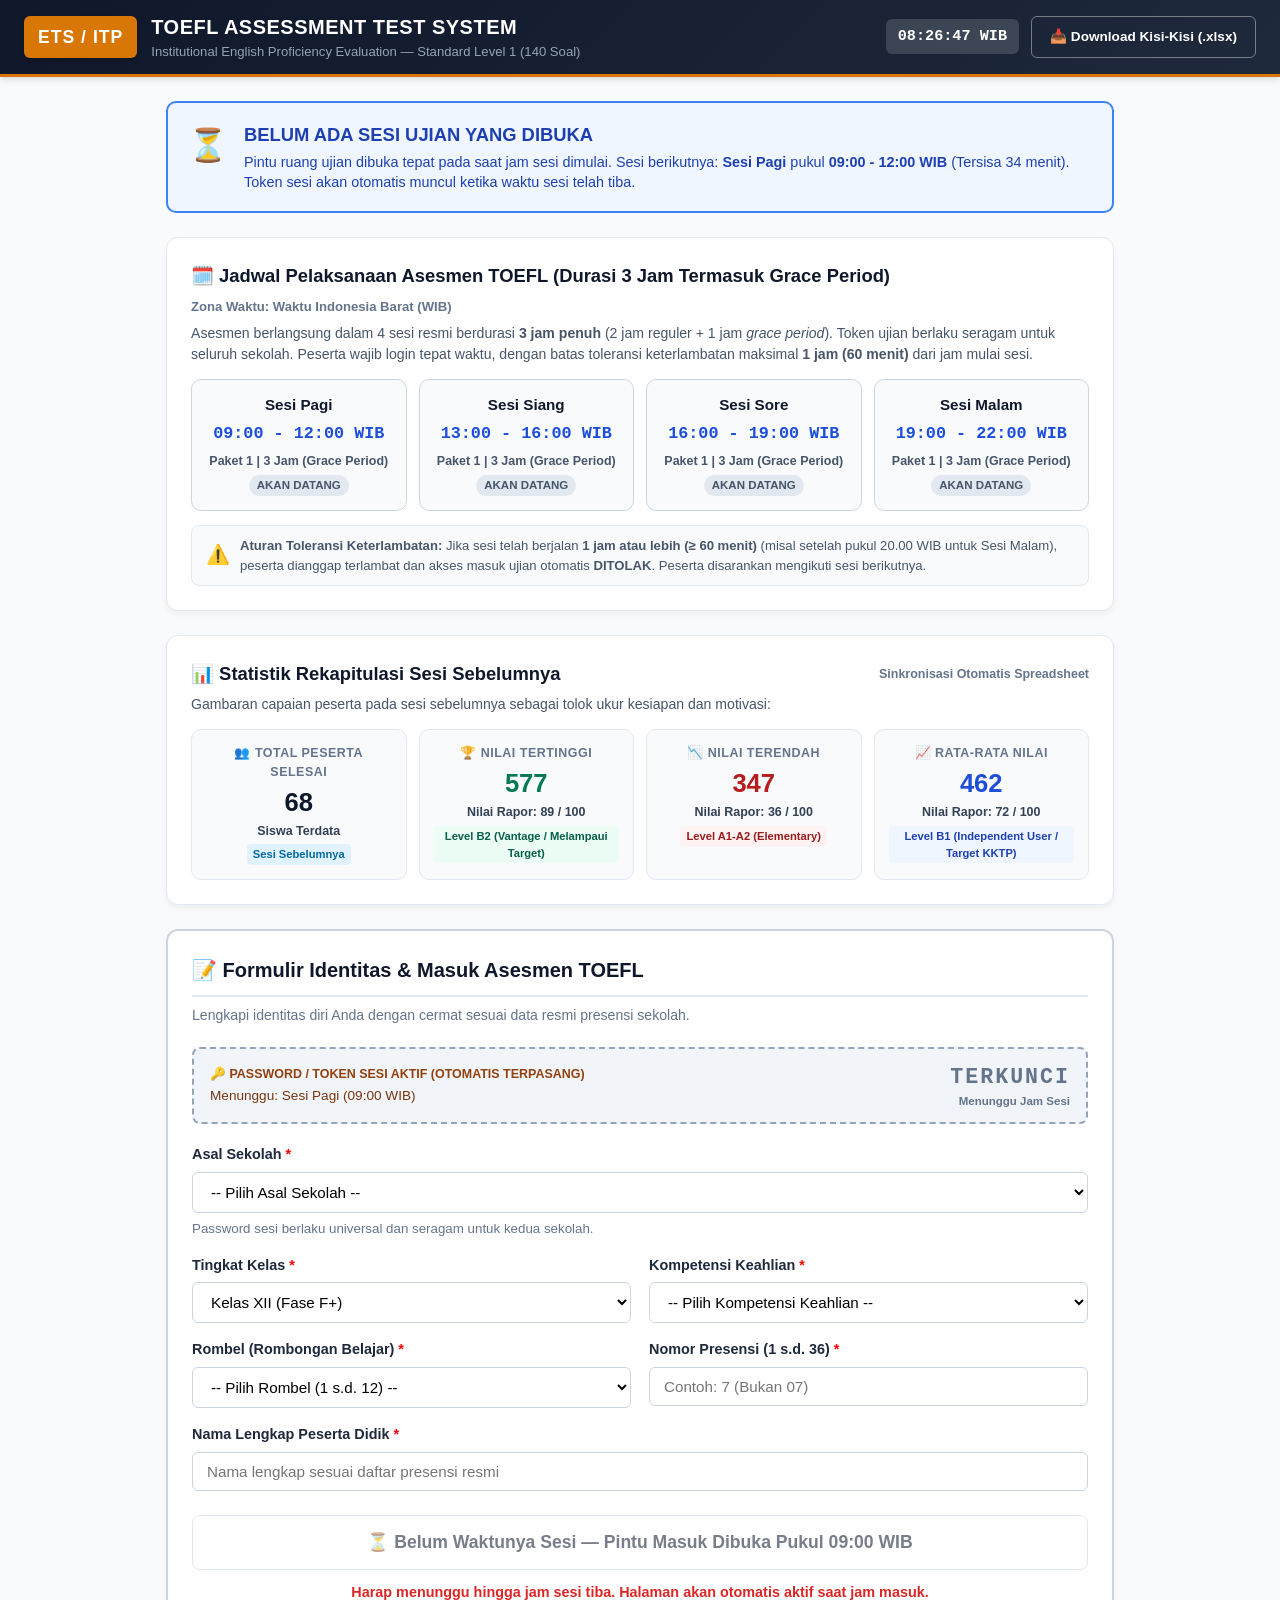
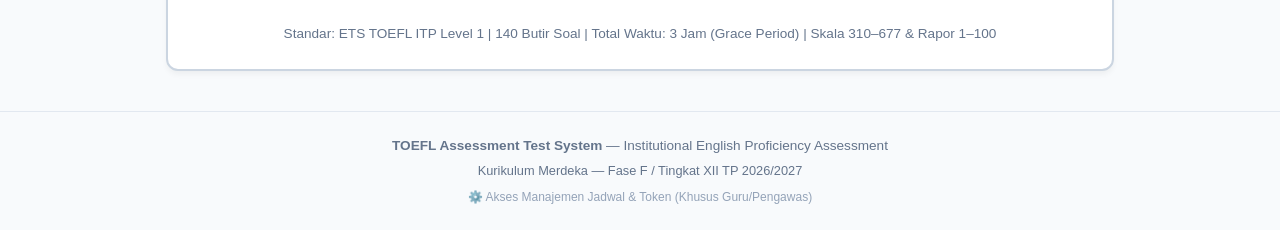
<file: index.html>
<!DOCTYPE html>
<html lang="id">
<head>
  <meta charset="UTF-8">
  <meta name="viewport" content="width=device-width, initial-scale=1.0">
  <title>Portal Resmi &amp; Informasi Jadwal — TOEFL Assessment Test</title>
  <link rel="stylesheet" href="style.css">
  <style>
    .portal-wrapper {
      max-width: 980px;
      margin: 24px auto;
      padding: 0 16px;
    }
    .info-card {
      background: #ffffff;
      border-radius: 12px;
      padding: 24px;
      margin-bottom: 24px;
      border: 1.5px solid #e2e8f0;
      box-shadow: 0 4px 6px -1px rgba(0,0,0,0.05);
    }
    
    /* Live Status Banner */
    .status-banner {
      border-radius: 10px;
      padding: 18px 20px;
      margin-bottom: 24px;
      display: flex;
      align-items: flex-start;
      gap: 16px;
    }
    .banner-active {
      background: #ecfdf5;
      border: 2px solid #10b981;
      color: #065f46;
    }
    .banner-late {
      background: #fef2f2;
      border: 2px solid #ef4444;
      color: #991b1b;
    }
    .banner-waiting {
      background: #eff6ff;
      border: 2px solid #3b82f6;
      color: #1e40af;
    }
    
    /* Schedule Grid */
    .schedule-grid {
      display: grid;
      grid-template-columns: repeat(4, 1fr);
      gap: 12px;
      margin-top: 14px;
    }
    .schedule-card {
      background: #f8fafc;
      border: 1.5px solid #cbd5e1;
      border-radius: 10px;
      padding: 14px 12px;
      text-align: center;
      position: relative;
      transition: all 0.2s ease;
    }
    .schedule-card.is-current {
      background: #f0fdf4;
      border-color: #22c55e;
      box-shadow: 0 0 0 2px rgba(34, 197, 94, 0.25);
    }
    .schedule-card.is-current-late {
      background: #fef2f2;
      border-color: #ef4444;
      box-shadow: 0 0 0 2px rgba(239, 68, 68, 0.25);
    }
    .sched-title {
      font-weight: 800;
      font-size: 0.95rem;
      color: #0f172a;
      margin-bottom: 4px;
    }
    .sched-time {
      font-family: monospace;
      font-size: 1.05rem;
      font-weight: 700;
      color: #1d4ed8;
      margin-bottom: 6px;
    }
    .sched-badge {
      display: inline-block;
      font-size: 0.72rem;
      font-weight: 700;
      padding: 2px 8px;
      border-radius: 12px;
      margin-top: 4px;
    }
    .badge-ongoing {
      background: #10b981;
      color: white;
    }
    .badge-closed {
      background: #ef4444;
      color: white;
    }
    .badge-upcoming {
      background: #e2e8f0;
      color: #475569;
    }
    .badge-passed {
      background: #e2e8f0;
      color: #94a3b8;
    }

    /* Stats Grid */
    .stats-grid {
      display: grid;
      grid-template-columns: repeat(4, 1fr);
      gap: 12px;
      margin-top: 14px;
    }
    .stat-box {
      background: #f8fafc;
      border: 1px solid #e2e8f0;
      border-radius: 10px;
      padding: 14px;
      text-align: center;
    }
    .stat-label {
      font-size: 0.78rem;
      font-weight: 700;
      color: #64748b;
      text-transform: uppercase;
      letter-spacing: 0.5px;
      margin-bottom: 6px;
    }
    .stat-main {
      font-size: 1.6rem;
      font-weight: 900;
      color: #0f172a;
      line-height: 1.1;
    }
    .stat-sub {
      font-size: 0.78rem;
      color: #334155;
      margin-top: 6px;
      font-weight: 600;
    }
    .stat-badge {
      display: inline-block;
      font-size: 0.7rem;
      font-weight: 700;
      padding: 2px 6px;
      border-radius: 4px;
      background: #e0e7ff;
      color: #3730a3;
      margin-top: 4px;
    }

    /* Auto Token Input Box */
    .token-display-box {
      background: #fef3c7;
      border: 2px dashed #f59e0b;
      border-radius: 8px;
      padding: 12px 16px;
      margin-bottom: 20px;
      display: flex;
      align-items: center;
      justify-content: space-between;
      flex-wrap: wrap;
      gap: 10px;
    }
    .token-code {
      font-family: monospace;
      font-size: 1.35rem;
      font-weight: 900;
      letter-spacing: 2px;
      color: #92400e;
    }

    @media (max-width: 768px) {
      .schedule-grid, .stats-grid {
        grid-template-columns: repeat(2, 1fr);
      }
    }
    @media (max-width: 480px) {
      .schedule-grid, .stats-grid {
        grid-template-columns: 1fr;
      }
    }
  </style>
</head>
<body>

  <!-- Header -->
  <header>
    <div class="header-container">
      <div class="portal-brand">
        <div class="portal-logo-badge">ETS / ITP</div>
        <div class="brand-text">
          <h1>TOEFL ASSESSMENT TEST SYSTEM</h1>
          <p>Institutional English Proficiency Evaluation — Standard Level 1 (140 Soal)</p>
        </div>
      </div>
      <div class="header-actions">
        <span id="live-wib-clock" style="font-family: monospace; font-size: 0.95rem; font-weight: 700; background: rgba(255,255,255,0.15); padding: 6px 12px; border-radius: 6px;">
          --:--:-- WIB
        </span>
        <a href="Kisi_Kisi_dan_Vocabulary_TOEFL_B1_Tingkat_XII.xlsx" download class="btn btn-outline" style="color: white; border-color: rgba(255,255,255,0.4); font-size: 0.85rem;">
          📥 Download Kisi-Kisi (.xlsx)
        </a>
      </div>
    </div>
  </header>

  <main class="portal-wrapper">

    <!-- 0. RESUME EXAM BANNER (TAMPIL OTOMATIS JIKA HP MATI / TERPUTUS) -->
    <div id="resume-exam-banner" style="display: none; background: linear-gradient(135deg, #065f46 0%, #047857 100%); color: white; border-radius: 12px; padding: 22px; margin-bottom: 24px; box-shadow: 0 10px 25px rgba(4,120,87,0.3); border: 2.5px solid #34d399;">
      <div style="display: flex; align-items: center; justify-content: space-between; flex-wrap: wrap; gap: 16px;">
        <div style="flex: 1; min-width: 280px;">
          <div style="display: inline-block; background: #fef08a; color: #854d0e; font-size: 0.78rem; font-weight: 800; padding: 3px 10px; border-radius: 20px; text-transform: uppercase; letter-spacing: 0.5px; margin-bottom: 6px;">
            ⚡ Sesi Ujian Berjalan Terdeteksi (HP Mati / Terputus)
          </div>
          <h2 style="font-size: 1.35rem; color: #ffffff; margin: 4px 0;" id="resume-student-name">
            Lanjutkan Ujian: Nama Siswa
          </h2>
          <p style="font-size: 0.92rem; color: #d1fae5; line-height: 1.4;">
            Perangkat atau browser Anda sebelumnya keluar/mati. Seluruh progres jawaban (<strong id="resume-answered-count">0</strong>/140 soal) dan sisa waktu pengerjaan (<strong id="resume-time-left">--:--</strong>) <strong>tersimpan aman di HP/komputer ini</strong>.
          </p>
        </div>
        <div style="display: flex; gap: 10px; align-items: center; flex-wrap: wrap;">
          <button type="button" onclick="executeResumeExam()" class="btn btn-gold" style="padding: 14px 22px; font-size: 1.05rem; font-weight: 800; border-radius: 8px; box-shadow: 0 4px 12px rgba(0,0,0,0.25); cursor: pointer;">
            🔄 KLIK DI SINI UNTUK MELANJUTKAN ➔
          </button>
          <button type="button" onclick="resetAndStartFresh()" class="btn btn-outline" style="color: white; border-color: rgba(255,255,255,0.5); font-size: 0.8rem; padding: 10px 14px; border-radius: 8px;">
            Mulai Ujian Baru
          </button>
        </div>
      </div>
    </div>

    <!-- 1. LIVE SESSION STATUS BANNER -->
    <div id="live-session-banner" class="status-banner banner-waiting">
      <div style="font-size: 2rem;" id="banner-icon">⏳</div>
      <div style="flex: 1;">
        <h3 id="banner-title" style="font-size: 1.15rem; margin-bottom: 4px;">Memuat Status Sesi Ujian...</h3>
        <p id="banner-desc" style="font-size: 0.9rem; line-height: 1.4;">
          Sistem sedang memverifikasi jadwal aktif terhadap waktu server WIB.
        </p>
      </div>
    </div>

    <!-- 2. INFORMASI JADWAL UJIAN RESMI (3 JAM DENGAN GRACE PERIOD) -->
    <div class="info-card">
      <div style="display: flex; justify-content: space-between; align-items: center; flex-wrap: wrap; gap: 8px;">
        <h3 style="font-size: 1.15rem; color: var(--primary-navy); display: flex; align-items: center; gap: 8px;">
          <span>🗓️ Jadwal Pelaksanaan Asesmen TOEFL (Durasi 3 Jam Termasuk Grace Period)</span>
        </h3>
        <span style="font-size: 0.82rem; color: #64748b; font-weight: 600;">
          Zona Waktu: Waktu Indonesia Barat (WIB)
        </span>
      </div>
      <p style="font-size: 0.88rem; color: #475569; margin-top: 6px;">
        Asesmen berlangsung dalam 4 sesi resmi berdurasi <strong>3 jam penuh</strong> (2 jam reguler + 1 jam <em>grace period</em>). Token ujian berlaku seragam untuk seluruh sekolah. Peserta wajib login tepat waktu, dengan batas toleransi keterlambatan maksimal <strong>1 jam (60 menit)</strong> dari jam mulai sesi.
      </p>

      <!-- Grid 4 Sesi -->
      <div class="schedule-grid" id="schedule-cards-container">
        <!-- Rendered by JavaScript -->
      </div>

      <div style="margin-top: 14px; background: #f8fafc; border: 1px solid #e2e8f0; border-radius: 8px; padding: 10px 14px; font-size: 0.82rem; color: #475569; display: flex; align-items: center; gap: 10px;">
        <span style="font-size: 1.2rem;">⚠️</span>
        <div>
          <strong>Aturan Toleransi Keterlambatan:</strong> Jika sesi telah berjalan <strong>1 jam atau lebih (≥ 60 menit)</strong> (misal setelah pukul 20.00 WIB untuk Sesi Malam), peserta dianggap terlambat dan akses masuk ujian otomatis <strong>DITOLAK</strong>. Peserta disarankan mengikuti sesi berikutnya.
        </div>
      </div>
    </div>

    <!-- 3. STATISTIK SESI SEBELUMNYA -->
    <div class="info-card">
      <div style="display: flex; justify-content: space-between; align-items: center; flex-wrap: wrap; gap: 8px;">
        <h3 style="font-size: 1.15rem; color: var(--primary-navy); display: flex; align-items: center; gap: 8px;">
          <span>📊 Statistik Rekapitulasi Sesi Sebelumnya</span>
        </h3>
        <span id="stats-update-time" style="font-size: 0.78rem; color: #64748b; font-weight: 600;">
          Sinkronisasi Otomatis Spreadsheet
        </span>
      </div>
      <p style="font-size: 0.88rem; color: #475569; margin-top: 6px;">
        Gambaran capaian peserta pada sesi sebelumnya sebagai tolok ukur kesiapan dan motivasi:
      </p>

      <div class="stats-grid">
        <!-- Jumlah Peserta -->
        <div class="stat-box">
          <div class="stat-label">👥 Total Peserta Selesai</div>
          <div class="stat-main" id="stat-total-peserta">--</div>
          <div class="stat-sub">Siswa Terdata</div>
          <div class="stat-badge" style="background:#e0f2fe; color:#0369a1;">Sesi Sebelumnya</div>
        </div>

        <!-- Nilai Tertinggi -->
        <div class="stat-box">
          <div class="stat-label">🏆 Nilai Tertinggi</div>
          <div class="stat-main" style="color: #047857;" id="stat-highest-toefl">--</div>
          <div class="stat-sub">Nilai Rapor: <strong id="stat-highest-scale">--</strong> / 100</div>
          <div class="stat-badge" style="background:#ecfdf5; color:#065f46;" id="stat-highest-cefr">--</div>
        </div>

        <!-- Nilai Terendah -->
        <div class="stat-box">
          <div class="stat-label">📉 Nilai Terendah</div>
          <div class="stat-main" style="color: #b91c1c;" id="stat-lowest-toefl">--</div>
          <div class="stat-sub">Nilai Rapor: <strong id="stat-lowest-scale">--</strong> / 100</div>
          <div class="stat-badge" style="background:#fef2f2; color:#991b1b;" id="stat-lowest-cefr">--</div>
        </div>

        <!-- Rata-Rata Nilai -->
        <div class="stat-box">
          <div class="stat-label">📈 Rata-Rata Nilai</div>
          <div class="stat-main" style="color: #1d4ed8;" id="stat-avg-toefl">--</div>
          <div class="stat-sub">Nilai Rapor: <strong id="stat-avg-scale">--</strong> / 100</div>
          <div class="stat-badge" style="background:#eff6ff; color:#1e40af;" id="stat-avg-cefr">--</div>
        </div>
      </div>
    </div>

    <!-- 4. FORMULIR IDENTITAS & TOKEN OTOMATIS -->
    <div class="info-card" id="form-card" style="border: 2px solid #cbd5e1;">
      <h3 style="font-size: 1.25rem; color: var(--primary-navy); margin-bottom: 8px; border-bottom: 2px solid #e2e8f0; padding-bottom: 10px;">
        📝 Formulir Identitas &amp; Masuk Asesmen TOEFL
      </h3>
      <p style="font-size: 0.88rem; color: #64748b; margin-bottom: 20px;">
        Lengkapi identitas diri Anda dengan cermat sesuai data resmi presensi sekolah.
      </p>

      <!-- Kotak Password / Token Otomatis -->
      <div id="token-box-wrapper" class="token-display-box">
        <div>
          <div style="font-size: 0.78rem; text-transform: uppercase; font-weight: 800; color: #92400e;">
            🔑 Password / Token Sesi Aktif (Otomatis Terpasang)
          </div>
          <div style="font-size: 0.85rem; color: #78350f; margin-top: 2px;" id="token-session-name">
            Sesi Sedang Berjalan
          </div>
        </div>
        <div style="text-align: right;">
          <span class="token-code" id="display-auto-token">------</span>
          <div style="font-size: 0.72rem; color: #92400e; font-weight: 700;" id="token-late-countdown">
            Toleransi Aktif
          </div>
        </div>
      </div>

      <form id="portal-form" onsubmit="event.preventDefault(); handleStartExam();">
        <input type="hidden" id="input-token-auto" value="">

        <!-- Asal Sekolah -->
        <div class="form-group" style="margin-bottom: 16px;">
          <label for="input-sekolah">Asal Sekolah <span style="color:red;">*</span></label>
          <select id="input-sekolah" class="form-control" required>
            <option value="">-- Pilih Asal Sekolah --</option>
            <option value="SMK Negeri 2 Pati">SMK Negeri 2 Pati</option>
            <option value="SMA Negeri 1 Bae Kudus">SMA Negeri 1 Bae Kudus</option>
          </select>
          <small style="color: #64748b;">Password sesi berlaku universal dan seragam untuk kedua sekolah.</small>
        </div>

        <div class="form-row">
          <!-- Tingkat Kelas -->
          <div class="form-group">
            <label for="input-tingkat">Tingkat Kelas <span style="color:red;">*</span></label>
            <select id="input-tingkat" class="form-control" required>
              <option value="XII" selected>Kelas XII (Fase F+)</option>
              <option value="XI">Kelas XI (Fase F)</option>
              <option value="X">Kelas X (Fase E)</option>
            </select>
          </div>

          <!-- Kompetensi Keahlian -->
          <div class="form-group">
            <label for="input-keahlian">Kompetensi Keahlian <span style="color:red;">*</span></label>
            <select id="input-keahlian" class="form-control" required>
              <option value="">-- Pilih Kompetensi Keahlian --</option>
              <option value="Umum">Umum / Reguler (SMA)</option>
              <option value="B">B — Desain Pemodelan &amp; Informasi Bangunan / DPIB</option>
              <option value="E">E — Teknik Elektronika (TAV / TEI)</option>
              <option value="L">L — Teknik Ketenagalistrikan (TITL)</option>
              <option value="M">M — Teknik Mesin (TPM)</option>
              <option value="O">O — Teknik Otomotif (TKRO / TBSM)</option>
              <option value="D">D — Desain Komunikasi Visual (DKV)</option>
            </select>
          </div>
        </div>

        <div class="form-row">
          <!-- Rombel (1 - 12) -->
          <div class="form-group">
            <label for="input-rombel">Rombel (Rombongan Belajar) <span style="color:red;">*</span></label>
            <select id="input-rombel" class="form-control" required>
              <option value="">-- Pilih Rombel (1 s.d. 12) --</option>
              <option value="1">Rombel 1</option>
              <option value="2">Rombel 2</option>
              <option value="3">Rombel 3</option>
              <option value="4">Rombel 4</option>
              <option value="5">Rombel 5</option>
              <option value="6">Rombel 6</option>
              <option value="7">Rombel 7</option>
              <option value="8">Rombel 8</option>
              <option value="9">Rombel 9</option>
              <option value="10">Rombel 10</option>
              <option value="11">Rombel 11</option>
              <option value="12">Rombel 12</option>
            </select>
          </div>

          <!-- Nomor Presensi -->
          <div class="form-group">
            <label for="input-presensi">Nomor Presensi (1 s.d. 36) <span style="color:red;">*</span></label>
            <input type="text" id="input-presensi" class="form-control" placeholder="Contoh: 7 (Bukan 07)" maxlength="2" required oninput="validatePresensi(this)">
          </div>
        </div>

        <!-- Nama Lengkap -->
        <div class="form-group" style="margin-bottom: 24px;">
          <label for="input-nama">Nama Lengkap Peserta Didik <span style="color:red;">*</span></label>
          <input type="text" id="input-nama" class="form-control" placeholder="Nama lengkap sesuai daftar presensi resmi" required>
        </div>

        <!-- Submit Button -->
        <button type="submit" id="btn-submit-exam" class="btn btn-primary btn-block" style="padding: 16px; font-size: 1.1rem; border-radius: 8px;">
          🚀 Masuk &amp; Mulai Pengerjaan Soal TOEFL (140 Soal) ➔
        </button>

        <div id="btn-disabled-notice" style="display: none; margin-top: 12px; text-align: center; color: #dc2626; font-size: 0.9rem; font-weight: 700;">
          <!-- Populated when late or waiting -->
        </div>

        <div style="text-align: center; margin-top: 18px;">
          <span style="font-size: 0.85rem; color: #64748b;">
            Standar: ETS TOEFL ITP Level 1 | 140 Butir Soal | Total Waktu: 3 Jam (Grace Period) | Skala 310–677 &amp; Rapor 1–100
          </span>
        </div>
      </form>
    </div>

  </main>

  <!-- Footer -->
  <footer>
    <p><strong>TOEFL Assessment Test System</strong> — Institutional English Proficiency Assessment</p>
    <p style="font-size: 0.8rem; margin-top: 4px;">Kurikulum Merdeka — Fase F / Tingkat XII TP 2026/2027</p>
    <p style="font-size: 0.75rem; margin-top: 8px;">
      <a href="pass.html" style="color: #94a3b8; text-decoration: none;">⚙️ Akses Manajemen Jadwal &amp; Token (Khusus Guru/Pengawas)</a>
    </p>
  </footer>

  <!-- Module Konfigurasi Jadwal Bersama -->
  <script src="schedule-config.js"></script>

  <script>
    // Validasi presensi: angka 1 s.d. 36 tanpa awalan nol
    function validatePresensi(input) {
      let val = input.value.replace(/\D/g, '');
      if (val.startsWith('0')) {
        val = val.replace(/^0+/, '');
      }
      let num = parseInt(val, 10);
      if (num > 36) val = '36';
      input.value = val;
    }

    // Update Jam & Evaluasi Jadwal Setiap Detik
    function tick() {
      const wib = getWIBDate();
      const clockEl = document.getElementById('live-wib-clock');
      if (clockEl) {
        clockEl.textContent = formatWIBTime(wib);
      }
      refreshScheduleUI();
    }

    // Refresh Tampilan Jadwal & Status
    function refreshScheduleUI() {
      const status = evaluateCurrentSchedule();
      const banner = document.getElementById('live-session-banner');
      const icon = document.getElementById('banner-icon');
      const title = document.getElementById('banner-title');
      const desc = document.getElementById('banner-desc');
      const tokenDisplay = document.getElementById('display-auto-token');
      const tokenSessName = document.getElementById('token-session-name');
      const tokenLateCount = document.getElementById('token-late-countdown');
      const tokenHidden = document.getElementById('input-token-auto');
      const submitBtn = document.getElementById('btn-submit-exam');
      const noticeDiv = document.getElementById('btn-disabled-notice');
      const tokenWrapper = document.getElementById('token-box-wrapper');

      // 1. Logika Sesi Aktif
      if (status.activeSession) {
        const s = status.activeSession;
        tokenHidden.value = s.token;
        tokenDisplay.textContent = s.token;
        tokenSessName.textContent = `${s.name} (${s.start} - ${s.end} WIB)`;

        if (status.isLate) {
          // TERLAMBAT >= 1 JAM (60 MENIT) -> DITOLAK
          banner.className = 'status-banner banner-late';
          icon.textContent = '⛔';
          title.textContent = `AKSES UJIAN DITOLAK — TERLAMBAT ≥ 1 JAM (${s.name})`;
          desc.innerHTML = `
            Sesi <strong>${s.name}</strong> telah berlangsung selama <strong>${status.elapsedMinutes} menit</strong> (Dimulai pukul ${s.start} WIB).<br>
            Batas toleransi keterlambatan maksimal <strong>1 jam (60 menit)</strong> telah berakhir. Demi menjaga kejujuran dan validitas asesmen, Anda <strong>tidak diperkenankan masuk</strong> ke lembar soal.<br>
            👉 <strong>Saran:</strong> Silakan bersiap dan mengikuti sesi berikutnya: <strong>${status.nextSession ? status.nextSession.name + ' (' + status.nextSession.start + ' - ' + status.nextSession.end + ' WIB)' : 'Sesi Selanjutnya'}</strong>.
          `;

          tokenWrapper.style.background = '#fef2f2';
          tokenWrapper.style.borderColor = '#ef4444';
          tokenDisplay.style.color = '#b91c1c';
          tokenLateCount.textContent = 'Akses Ditutup (Terlambat ≥ 1 Jam)';
          tokenLateCount.style.color = '#b91c1c';

          if (checkResumeAvailability()) {
            // Jika ada sesi berjalan di perangkat ini, beri akses penuh untuk melanjutkan!
            submitBtn.disabled = false;
            submitBtn.className = 'btn btn-gold btn-block';
            submitBtn.style.cursor = 'pointer';
            submitBtn.style.opacity = '1';
            submitBtn.textContent = '🔄 Sesi Ditemukan! Klik di Sini untuk Lanjutkan Ujian ➔';

            noticeDiv.style.display = 'block';
            noticeDiv.style.color = '#047857';
            noticeDiv.innerHTML = '⚡ <strong>Sesi berjalan Anda tersimpan aman di HP ini.</strong> Klik tombol emas di atas untuk langsung kembali ke lembar soal.';
          } else {
            submitBtn.disabled = true;
            submitBtn.className = 'btn btn-outline btn-block';
            submitBtn.style.cursor = 'not-allowed';
            submitBtn.style.opacity = '0.6';
            submitBtn.textContent = '⛔ Akses Ditolak (Terlambat ≥ 1 Jam) — Silakan Ikuti Sesi Selanjutnya';

            noticeDiv.style.display = 'block';
            noticeDiv.style.color = '#dc2626';
            noticeDiv.textContent = `Mohon maaf, Anda terlambat ${status.elapsedMinutes} menit (≥ 1 jam). Silakan bergabung di sesi berikutnya: ${status.nextSession ? status.nextSession.name + ' jam ' + status.nextSession.start + ' WIB' : '-'}.`;
          }

        } else {
          // MASIH BOLEH MASUK (< 1 JAM)
          banner.className = 'status-banner banner-active';
          icon.textContent = '🟢';
          title.textContent = `SESI UJIAN AKTIF: ${s.name} (${s.start} - ${s.end} WIB)`;
          desc.innerHTML = `
            Sesi ujian sedang berlangsung (Total 3 Jam pengerjaan). Pintu masuk dibuka! Sisa waktu toleransi masuk: <strong>${status.remainingLateWindow} menit lagi</strong>.<br>
            Token resmi (<strong>${s.token}</strong>) telah otomatis disematkan pada formulir pendaftaran di bawah ini.
          `;

          tokenWrapper.style.background = '#ecfdf5';
          tokenWrapper.style.borderColor = '#10b981';
          tokenDisplay.style.color = '#047857';
          tokenLateCount.textContent = `Sisa Toleransi Masuk: ${status.remainingLateWindow} Menit`;
          tokenLateCount.style.color = '#047857';

          submitBtn.disabled = false;
          submitBtn.className = 'btn btn-primary btn-block';
          submitBtn.style.cursor = 'pointer';
          submitBtn.style.opacity = '1';
          submitBtn.textContent = '🚀 Masuk & Mulai Pengerjaan Soal TOEFL (140 Soal) ➔';

          noticeDiv.style.display = 'none';
        }
      } else {
        // BELUM ADA SESI BERJALAN (WAITING)
        banner.className = 'status-banner banner-waiting';
        icon.textContent = '⏳';
        
        let nextText = "Belum ada jadwal sesi.";
        if (status.nextSession) {
          nextText = `Sesi berikutnya: <strong>${status.nextSession.name}</strong> pukul <strong>${status.nextSession.start} - ${status.nextSession.end} WIB</strong> (Tersisa ${formatMinutes(status.minutesUntilNext)}).`;
        }
        title.textContent = 'BELUM ADA SESI UJIAN YANG DIBUKA';
        desc.innerHTML = `Pintu ruang ujian dibuka tepat pada saat jam sesi dimulai. ${nextText} Token sesi akan otomatis muncul ketika waktu sesi telah tiba.`;

        tokenWrapper.style.background = '#f1f5f9';
        tokenWrapper.style.borderColor = '#94a3b8';
        tokenDisplay.textContent = 'TERKUNCI';
        tokenDisplay.style.color = '#64748b';
        tokenSessName.textContent = status.nextSession ? `Menunggu: ${status.nextSession.name} (${status.nextSession.start} WIB)` : 'Tidak Ada Sesi Aktif';
        tokenLateCount.textContent = 'Menunggu Jam Sesi';
        tokenLateCount.style.color = '#64748b';

        submitBtn.disabled = true;
        submitBtn.className = 'btn btn-outline btn-block';
        submitBtn.style.cursor = 'not-allowed';
        submitBtn.style.opacity = '0.6';
        submitBtn.textContent = `⏳ Belum Waktunya Sesi — Pintu Masuk Dibuka Pukul ${status.nextSession ? status.nextSession.start : '--:--'} WIB`;

        noticeDiv.style.display = 'block';
        noticeDiv.textContent = `Harap menunggu hingga jam sesi tiba. Halaman akan otomatis aktif saat jam masuk.`;
      }

      // 2. Render Cards Jadwal
      renderScheduleCards(status);
    }

    // Render Grid 4 Sesi
    function renderScheduleCards(status) {
      const container = document.getElementById('schedule-cards-container');
      if (!container) return;
      container.innerHTML = '';

      const wib = getWIBDate();
      const currentMinutes = wib.getHours() * 60 + wib.getMinutes();

      status.allSchedules.forEach(s => {
        const startM = timeToMinutes(s.start);
        const endM = timeToMinutes(s.end);
        const isCurrent = (status.activeSession && status.activeSession.id === s.id);
        const isPast = (currentMinutes >= endM);
        const isUpcoming = (currentMinutes < startM);

        let cardClass = 'schedule-card';
        let badgeHtml = '';

        if (isCurrent) {
          if (status.isLate) {
            cardClass += ' is-current-late';
            badgeHtml = `<span class="sched-badge badge-closed">BERJALAN (TUTUP: ≥1 Jam)</span>`;
          } else {
            cardClass += ' is-current';
            badgeHtml = `<span class="sched-badge badge-ongoing">SEDANG BERJALAN</span>`;
          }
        } else if (isUpcoming) {
          badgeHtml = `<span class="sched-badge badge-upcoming">AKAN DATANG</span>`;
        } else {
          badgeHtml = `<span class="sched-badge badge-passed">SELESAI HARI INI</span>`;
        }

        const card = document.createElement('div');
        card.className = cardClass;
        card.innerHTML = `
          <div class="sched-title">${s.name}</div>
          <div class="sched-time">${s.start} - ${s.end} WIB</div>
          <div style="font-size: 0.78rem; color: #475569; font-weight: 600;">Paket ${s.paket} | 3 Jam (Grace Period)</div>
          ${badgeHtml}
        `;
        container.appendChild(card);
      });
    }

    // Tampilkan Statistik Sesi Sebelumnya
    function displayStats() {
      const stats = getPreviousStats();
      if (!stats) return;

      document.getElementById('stat-total-peserta').textContent = stats.totalPeserta || '68';
      
      if (stats.highest) {
        document.getElementById('stat-highest-toefl').textContent = stats.highest.toefl || '577';
        document.getElementById('stat-highest-scale').textContent = stats.highest.scale100 || '89';
        document.getElementById('stat-highest-cefr').textContent = stats.highest.cefr || 'Level B2 (Vantage)';
      }

      if (stats.lowest) {
        document.getElementById('stat-lowest-toefl').textContent = stats.lowest.toefl || '347';
        document.getElementById('stat-lowest-scale').textContent = stats.lowest.scale100 || '36';
        document.getElementById('stat-lowest-cefr').textContent = stats.lowest.cefr || 'Level A1-A2 (Elementary)';
      }

      if (stats.average) {
        document.getElementById('stat-avg-toefl').textContent = stats.average.toefl || '462';
        document.getElementById('stat-avg-scale').textContent = stats.average.scale100 || '72';
        document.getElementById('stat-avg-cefr').textContent = stats.average.cefr || 'Level B1 (KKTP 75)';
      }
    }

    // Cek apakah ada sesi pengerjaan yang belum selesai di perangkat ini
    function checkResumeAvailability() {
      const savedInfo = localStorage.getItem('toefl_student_info');
      const savedTime = localStorage.getItem('toefl_time_1');
      const isFinished = localStorage.getItem('toefl_exam_finished_1') === 'true';
      const savedAnswers = localStorage.getItem('toefl_answers_1');

      if (savedInfo && savedTime && !isFinished) {
        const timeLeft = parseInt(savedTime, 10);
        if (!isNaN(timeLeft) && timeLeft > 0) {
          try {
            const student = JSON.parse(savedInfo);
            let answered = 0;
            if (savedAnswers) {
              answered = Object.keys(JSON.parse(savedAnswers)).length;
            }
            const m = Math.floor(timeLeft / 60);
            const s = timeLeft % 60;
            const timeFormatted = `${m} menit ${s} detik`;

            const banner = document.getElementById('resume-exam-banner');
            if (banner) {
              banner.style.display = 'block';
              document.getElementById('resume-student-name').textContent = `Lanjutkan Ujian: ${student.nama || 'Peserta'}`;
              document.getElementById('resume-answered-count').textContent = answered;
              document.getElementById('resume-time-left').textContent = timeFormatted;
            }
            return true;
          } catch(e) {}
        }
      }
      const banner = document.getElementById('resume-exam-banner');
      if (banner) banner.style.display = 'none';
      return false;
    }

    // Melanjutkan Ujian yang Sedang Berjalan
    function executeResumeExam() {
      const savedInfo = localStorage.getItem('toefl_student_info');
      if (!savedInfo) {
        alert("Data identitas tidak ditemukan.");
        return;
      }
      sessionStorage.setItem('toefl_student_info', savedInfo);
      sessionStorage.setItem('toefl_package_id', '1');
      const token = localStorage.getItem('toefl_session_password') || 'MALAM19';
      sessionStorage.setItem('toefl_session_password', token);
      window.location.href = 'test-toefl.html';
    }

    // Reset jika peserta ingin mulai baru
    function resetAndStartFresh() {
      if (confirm("Apakah Anda yakin ingin membatalkan sesi sebelumnya dan memulai dari awal? Data jawaban tersimpan pada perangkat ini akan direset.")) {
        localStorage.removeItem('toefl_time_1');
        localStorage.removeItem('toefl_answers_1');
        localStorage.removeItem('toefl_flags_1');
        localStorage.removeItem('toefl_curr_idx_1');
        localStorage.removeItem('toefl_exam_finished_1');
        document.getElementById('resume-exam-banner').style.display = 'none';
        location.reload();
      }
    }

    // Eksekusi Mulai Ujian
    function handleStartExam() {
      const status = evaluateCurrentSchedule();
      const isResuming = checkResumeAvailability();

      if (!status.activeSession && !isResuming) {
        alert("Sesi ujian belum dibuka. Silakan tunggu hingga jam sesi dimulai!");
        return;
      }

      if (status.isLate && !isResuming) {
        alert(`Akses Ditolak!\nSesi ${status.activeSession.name} telah berjalan lebih dari 1 jam (60 menit).\nBatas toleransi keterlambatan telah berakhir.\nSilakan mengikuti sesi berikutnya.`);
        return;
      }

      const sekolah = document.getElementById('input-sekolah').value;
      const tingkat = document.getElementById('input-tingkat').value;
      const keahlian = document.getElementById('input-keahlian').value;
      const rombel = document.getElementById('input-rombel').value;
      const presensi = document.getElementById('input-presensi').value.trim();
      const nama = document.getElementById('input-nama').value.trim();
      const token = status.activeSession ? status.activeSession.token : (localStorage.getItem('toefl_session_password') || "MALAM19");
      const packageId = "1"; // Seluruh sesi dipatok menggunakan Paket 1

      if (!sekolah || !tingkat || !keahlian || !rombel || !presensi || !nama) {
        alert("Harap lengkapi semua kolom identitas peserta didik!");
        return;
      }

      const studentInfo = {
        sekolah,
        tingkat,
        keahlian,
        rombel,
        presensi,
        nama
      };

      // Simpan data peserta dan sesi aktif
      localStorage.setItem('toefl_student_info', JSON.stringify(studentInfo));
      sessionStorage.setItem('toefl_student_info', JSON.stringify(studentInfo));

      localStorage.setItem('toefl_session_password', token);
      sessionStorage.setItem('toefl_session_password', token);

      localStorage.setItem('toefl_package_id', packageId);
      sessionStorage.setItem('toefl_package_id', packageId);

      if (status.activeSession) {
        sessionStorage.setItem('toefl_session_name', status.activeSession.name);
      }

      // Langsung masuk ke lembar ujian resmi
      window.location.href = 'test-toefl.html';
    }

    // Inisialisasi Saat Halaman Dimuat
    window.addEventListener('DOMContentLoaded', () => {
      // 1. Muat info tersimpan dan cek apakah ada sesi berjalan (resume)
      checkResumeAvailability();
      const saved = localStorage.getItem('toefl_student_info');
      if (saved) {
        try {
          const d = JSON.parse(saved);
          if (d.sekolah) document.getElementById('input-sekolah').value = d.sekolah;
          if (d.tingkat) document.getElementById('input-tingkat').value = d.tingkat;
          if (d.keahlian) document.getElementById('input-keahlian').value = d.keahlian;
          if (d.rombel) document.getElementById('input-rombel').value = d.rombel;
          if (d.presensi) document.getElementById('input-presensi').value = d.presensi;
          if (d.nama) document.getElementById('input-nama').value = d.nama;
        } catch(e) {}
      }

      // 2. Tampilkan statistik baseline dan coba sync dari server
      displayStats();
      fetchStatsFromServer((newStats) => {
        displayStats();
      });

      // 3. Jalankan clock & evaluasi jadwal
      tick();
      setInterval(tick, 1000);
    });
  </script>
</body>
</html>
</file>
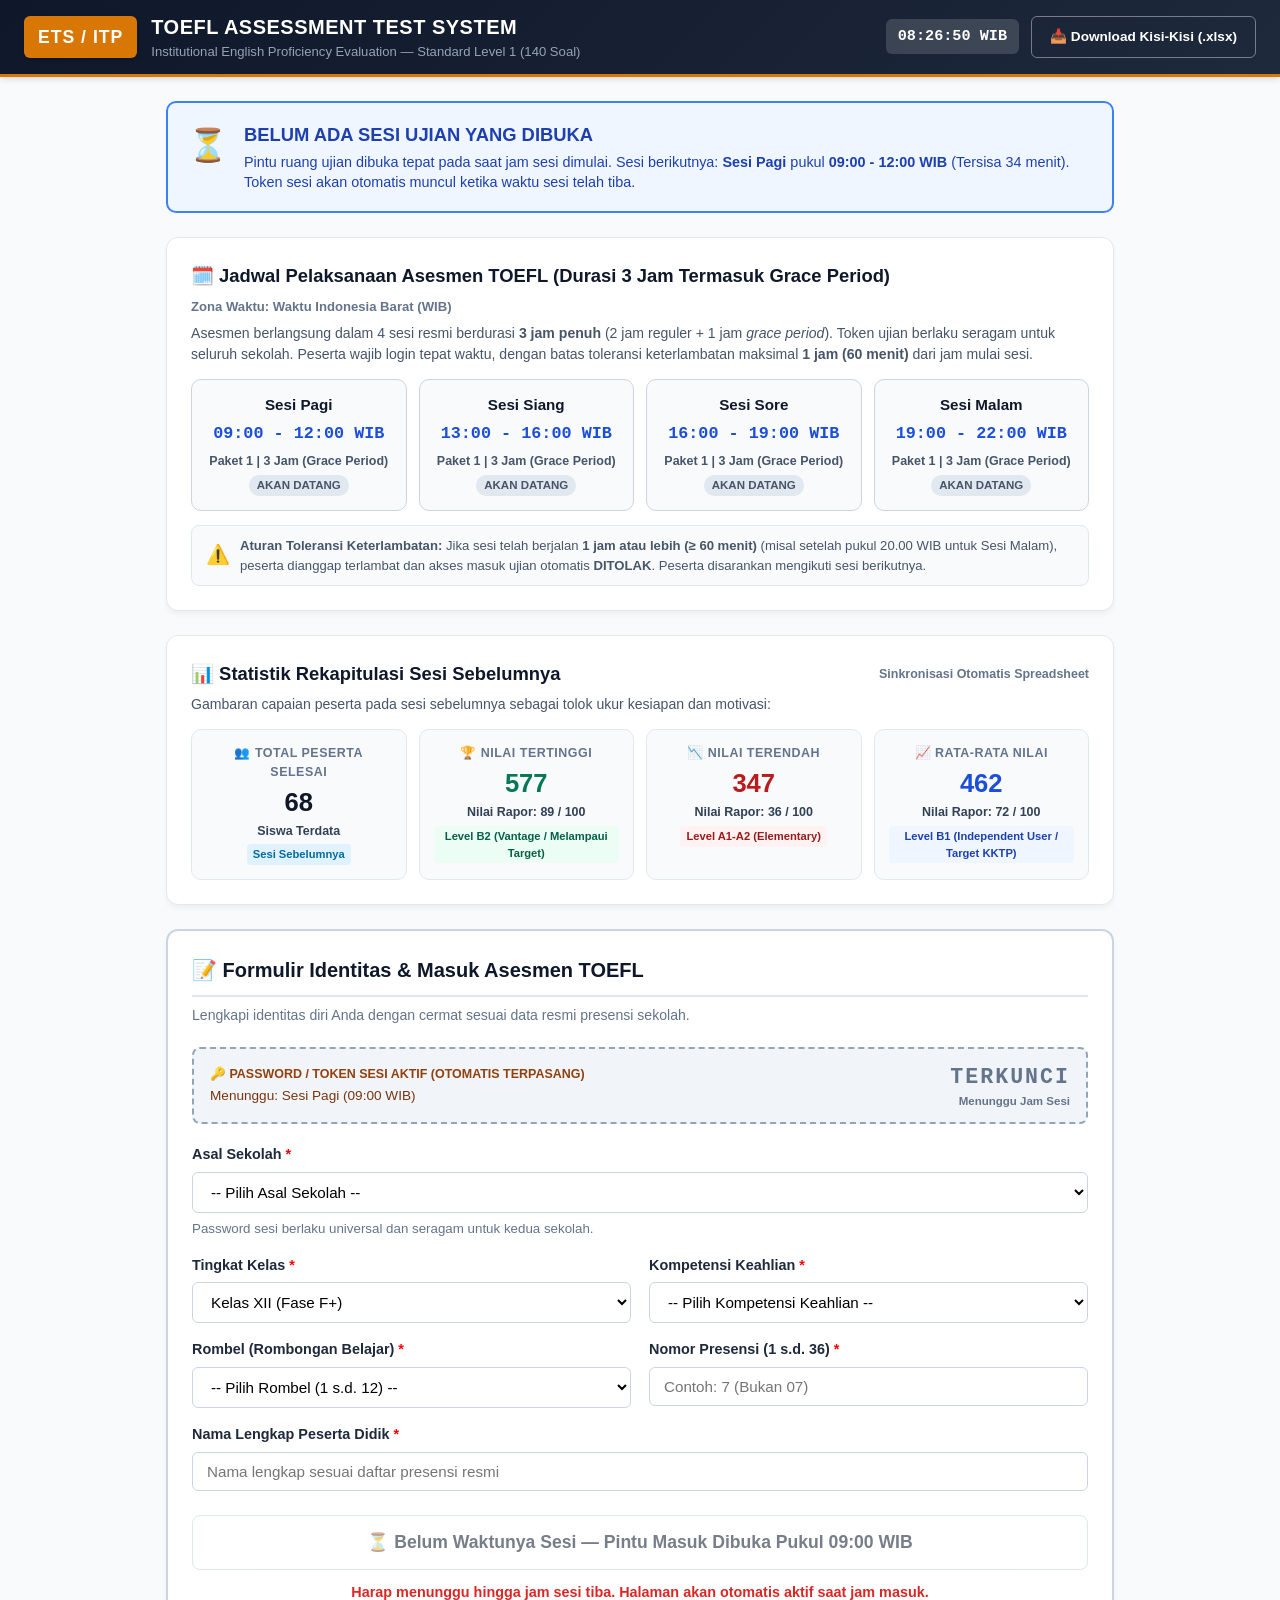
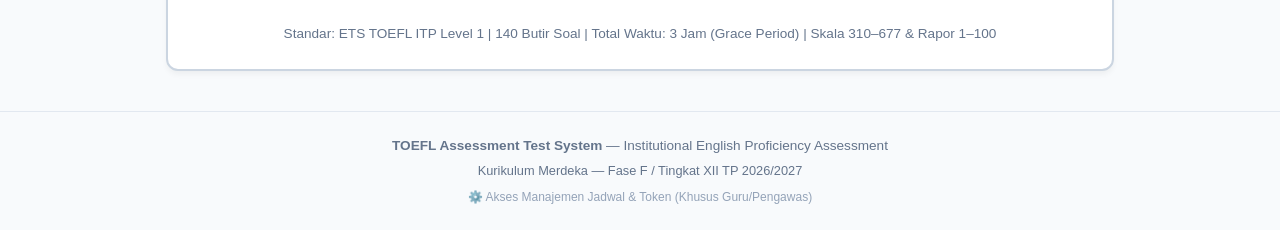
<file: masuk-toefl.html>
<!DOCTYPE html>
<html lang="id">

<head>
  <meta charset="UTF-8">
  <meta name="viewport" content="width=device-width, initial-scale=1.0">
  <title>Verifikasi Password Sesi TOEFL — TOEFL Assessment Test</title>
  <link rel="stylesheet" href="style.css">
  <style>
    .auth-card {
      max-width: 580px;
      margin: 36px auto;
      background: #ffffff;
      border-radius: 12px;
      box-shadow: 0 10px 25px -5px rgba(0, 0, 0, 0.1), 0 8px 10px -6px rgba(0, 0, 0, 0.05);
      border: 1.5px solid #e2e8f0;
      padding: 32px 28px;
    }

    .student-badge-box {
      background: #f8fafc;
      border: 1px solid #cbd5e1;
      border-radius: 8px;
      padding: 14px 18px;
      margin-bottom: 22px;
      display: flex;
      flex-direction: column;
      gap: 6px;
    }

    .password-field {
      font-family: "Courier New", Courier, monospace;
      font-size: 1.35rem;
      font-weight: 700;
      letter-spacing: 2px;
      text-align: center;
      padding: 12px;
      text-transform: uppercase;
      border: 2px solid #2563eb;
      border-radius: 8px;
      transition: all 0.2s ease;
      width: 100%;
    }

    .password-field:focus {
      border-color: #1d4ed8;
      box-shadow: 0 0 0 4px rgba(37, 99, 235, 0.2);
      outline: none;
    }

    .status-msg {
      padding: 10px 14px;
      border-radius: 6px;
      font-size: 0.88rem;
      font-weight: 600;
      margin-top: 14px;
      display: none;
    }
  </style>
</head>

<body>

  <!-- Neutral Academic Header -->
  <header>
    <div class="header-container">
      <div class="portal-brand">
        <div class="portal-logo-badge">ETS / ITP</div>
        <div class="brand-text">
          <h1>TOEFL ASSESSMENT TEST SYSTEM</h1>
          <p>Otentikasi &amp; Verifikasi Sesi Ujian Resmi</p>
        </div>
      </div>
      <div class="header-actions">
        <a href="index.html" class="btn btn-outline"
          style="color: white; border-color: rgba(255,255,255,0.4); font-size: 0.85rem;">
          🏠 Kembali ke Portal
        </a>
      </div>
    </div>
  </header>

  <!-- Main Content -->
  <main>
    <div class="auth-card">
      <div style="text-align: center; margin-bottom: 20px;">
        <div style="font-size: 2.2rem; margin-bottom: 6px;">🔐</div>
        <h2 style="color: var(--primary-navy); font-size: 1.45rem;">Verifikasi Password Sesi Ujian</h2>
        <p style="color: var(--text-muted); font-size: 0.92rem; margin-top: 4px;" id="sub-title-info">
          Token sesi aktif telah terdeteksi dan terpasang otomatis.
        </p>
      </div>

      <!-- Student Identification Badge -->
      <div class="student-badge-box">
        <div
          style="font-size: 0.78rem; text-transform: uppercase; letter-spacing: 0.5px; color: #64748b; font-weight: 700;">
          Identitas Peserta Terdaftar:
        </div>
        <div style="font-size: 1.1rem; font-weight: 800; color: #0f172a;" id="display-nama">
          Nama Siswa
        </div>
        <div style="font-size: 0.88rem; color: #334155;" id="display-meta">
          Sekolah | Kelas | Rombel | No. Presensi
        </div>
        <div style="margin-top: 6px;">
          <a href="index.html" style="font-size: 0.8rem; color: #2563eb; text-decoration: underline; font-weight: 600;">
            ✏️ Ubah Data Identitas
          </a>
        </div>
      </div>

      <!-- Protokol Pengawasan & Uji Kamera -->
      <div style="background: #f0fdf4; border: 1.5px solid #86efac; border-radius: 8px; padding: 14px 16px; margin-bottom: 20px;">
        <div style="font-weight: 700; color: #166534; font-size: 0.92rem; display: flex; align-items: center; gap: 8px; margin-bottom: 6px;">
          <svg width="20" height="20" fill="none" stroke="#166534" stroke-width="2" viewBox="0 0 24 24"><path stroke-linecap="round" stroke-linejoin="round" d="M15 10l4.553-2.276A1 1 0 0121 8.618v6.764a1 1 0 01-1.447.894L15 14M5 18h8a2 2 0 002-2V8a2 2 0 00-2-2H5a2 2 0 00-2 2v8a2 2 0 002 2z"/></svg>
          <span>Integritas Asesmen &amp; Smart Proctoring (Kamera Pengawas)</span>
        </div>
        <p style="font-size: 0.82rem; color: #334155; line-height: 1.45; margin-bottom: 10px;">
          Selama ujian TOEFL berlangsung, <strong>kamera peramban wajib aktif</strong> dan sistem secara otomatis <strong>mencatat jika Anda berpindah tab / membuka aplikasi lain</strong> (maksimal 3x peringatan sebelum ujian otomatis dihentikan &amp; dikirim).
        </p>
        <div id="cam-test-area" style="display: flex; align-items: center; justify-content: space-between; background: #ffffff; border: 1px solid #bbf7d0; border-radius: 6px; padding: 8px 12px; gap: 10px;">
          <div style="display: flex; align-items: center; gap: 10px;">
            <video id="preview-test-video" autoplay playsinline muted style="display: none; width: 60px; height: 45px; object-fit: cover; border-radius: 4px; border: 2px solid #22c55e; transform: scaleX(-1);"></video>
            <div id="cam-status-label" style="font-size: 0.82rem; font-weight: 600; color: #64748b;">
              Status Kamera: <span style="color: #ea580c;">Belum Diuji</span>
            </div>
          </div>
          <button type="button" id="btn-test-cam" onclick="testStudentWebcam()" class="btn btn-outline" style="padding: 5px 12px; font-size: 0.8rem; border-color: #16a34a; color: #166534; font-weight: 700; display: inline-flex; align-items: center; gap: 6px;">
            <svg width="15" height="15" fill="none" stroke="currentColor" stroke-width="2" viewBox="0 0 24 24"><path stroke-linecap="round" stroke-linejoin="round" d="M15 10l4.553-2.276A1 1 0 0121 8.618v6.764a1 1 0 01-1.447.894L15 14M5 18h8a2 2 0 002-2V8a2 2 0 00-2-2H5a2 2 0 00-2 2v8a2 2 0 002 2z"/></svg>
            <span>Uji Kamera</span>
          </button>
        </div>
      </div>

      <!-- Password Input Form -->
      <form id="auth-form" onsubmit="event.preventDefault(); verifyPassword();">
        <div class="form-group">
          <label for="input-token"
            style="font-weight: 700; color: var(--secondary-navy); display: flex; justify-content: space-between;">
            <span>Password / Token Sesi</span>
            <span style="font-weight: normal; font-size: 0.8rem; color: #64748b;">(Semua Sekolah)</span>
          </label>
          <input type="text" id="input-token" class="password-field" placeholder="CONTOH: MALAM19" required
            autocomplete="off" autofocus>
        </div>

        <div style="margin-top: 22px;">
          <button type="submit" id="btn-submit-token" class="btn btn-gold btn-block"
            style="padding: 14px; font-size: 1.05rem;">
            <span>🚀</span> Verifikasi &amp; Masuk Lembar Soal TOEFL ➔
          </button>
        </div>

        <!-- Status Message Box -->
        <div id="status-box" class="status-msg"></div>

        <div
          style="margin-top: 20px; font-size: 0.82rem; color: #64748b; line-height: 1.5; text-align: center; background: #f8fafc; padding: 10px; border-radius: 6px; border: 1px solid #e2e8f0;">
          ℹ️ <em>Durasi ujian: 3 jam (termasuk 1 jam grace period). Toleransi keterlambatan maksimal 1 jam (60 menit)
            dari waktu mulai.</em>
        </div>
      </form>
    </div>
  </main>

  <!-- Footer -->
  <footer>
    <p>TOEFL Assessment Test System &copy; 2026/2027</p>
  </footer>

  <script src="schedule-config.js"></script>
  <script>
    let studentData = null;
    let isResumingSession = false;

    window.addEventListener('DOMContentLoaded', () => {
      const raw = sessionStorage.getItem('toefl_student_info') || localStorage.getItem('toefl_student_info');
      if (!raw) {
        alert("Data identitas peserta didik belum diisi. Silakan lengkapi di halaman awal.");
        window.location.href = 'index.html';
        return;
      }

      studentData = JSON.parse(raw);
      document.getElementById('display-nama').textContent = studentData.nama || "-";
      document.getElementById('display-meta').textContent =
        `${studentData.sekolah} | Kelas ${studentData.tingkat} | Keahlian ${studentData.keahlian} | Rombel ${studentData.rombel} | Presensi ${studentData.presensi}`;

      // Evaluasi jadwal sesi aktif
      const status = evaluateCurrentSchedule();
      const inputEl = document.getElementById('input-token');
      const submitBtn = document.getElementById('btn-submit-token');
      const savedTime = localStorage.getItem('toefl_time_1');
      isResumingSession = !!(savedTime && parseInt(savedTime, 10) > 0);

      if (status.activeSession) {
        inputEl.value = status.activeSession.token;
        if (status.isLate && !isResumingSession) {
          showStatus(`Akses Ditolak: Sesi ${status.activeSession.name} telah berlangsung ≥ 1 jam (${status.elapsedMinutes} menit). Silakan ikuti sesi selanjutnya.`, 'error');
          submitBtn.disabled = true;
          submitBtn.style.opacity = '0.5';
          submitBtn.style.cursor = 'not-allowed';
          submitBtn.textContent = '⛔ Akses Ditolak (Terlambat ≥ 1 Jam)';
        } else if (isResumingSession) {
          showStatus(`Sesi pengerjaan sebelumnya terdeteksi! Klik tombol di bawah untuk melanjutkan.`, 'success');
          submitBtn.textContent = '🔄 Lanjutkan Ujian Sekarang ➔';
        }
      }

      checkBypassMode();
    });

    let previewCamStream = null;

    async function testStudentWebcam() {
      const videoEl = document.getElementById('preview-test-video');
      const statusEl = document.getElementById('cam-status-label');
      const btnEl = document.getElementById('btn-test-cam');

      if (previewCamStream) {
        previewCamStream.getTracks().forEach(t => t.stop());
        previewCamStream = null;
        videoEl.style.display = 'none';
        statusEl.innerHTML = 'Status Kamera: <span style="color: #ea580c;">Dihentikan</span>';
        btnEl.querySelector('span').textContent = 'Uji Kamera';
        return;
      }

      statusEl.innerHTML = 'Status Kamera: <span style="color: #2563eb;">Meminta izin...</span>';
      try {
        previewCamStream = await navigator.mediaDevices.getUserMedia({
          video: { facingMode: "user", width: { ideal: 320 }, height: { ideal: 240 } },
          audio: false
        });
        videoEl.srcObject = previewCamStream;
        videoEl.style.display = 'block';
        statusEl.innerHTML = 'Status Kamera: <span style="color: #16a34a;">Aktif &amp; Siap</span>';
        btnEl.querySelector('span').textContent = 'Tutup Uji';
      } catch (err) {
        console.warn("Test camera error:", err);
        statusEl.innerHTML = 'Status Kamera: <span style="color: #dc2626;">Ditolak / Tidak Terdeteksi</span>';
      }
    }

    function grantAccess(token, sessionName, packageId) {
      if (previewCamStream) {
        previewCamStream.getTracks().forEach(t => t.stop());
        previewCamStream = null;
      }

      // Hapus seluruh cache jawaban, flag, timer, dan posisi soal jika memulai sesi baru
      if (!isResumingSession) {
        try {
          Object.keys(localStorage).forEach((k) => {
            if (
              k.startsWith('toefl_answers_') ||
              k.startsWith('toefl_flags_') ||
              k.startsWith('toefl_time_') ||
              k.startsWith('toefl_curr_idx_')
            ) {
              localStorage.removeItem(k);
            }
          });
        } catch (err) {}
      }

      sessionStorage.setItem('toefl_session_password', token);
      sessionStorage.setItem('toefl_session_name', sessionName);
      sessionStorage.setItem('toefl_package_id', packageId);

      localStorage.setItem('toefl_session_password', token);
      localStorage.setItem('toefl_package_id', packageId);

      setTimeout(() => {
        window.location.href = 'test-toefl.html';
      }, 800);
    }

    async function checkBypassMode() {
      const inputEl = document.getElementById('input-token');
      const btnEl = document.getElementById('btn-submit-token');
      const gsUrl = localStorage.getItem('toefl_gs_url') || DEFAULT_GS_URL;

      try {
        if (navigator.onLine) {
          const controller = new AbortController();
          const timeoutId = setTimeout(() => controller.abort(), 4000);
          const resp = await fetch(`${gsUrl}?action=get_bypass_mode&t=${Date.now()}`, { signal: controller.signal });
          clearTimeout(timeoutId);
          const data = await resp.json();

          if (data && data.status === 'success' && data.bypass === true) {
            if (inputEl) {
              inputEl.value = 'BYPASS (OTOMATIS)';
              inputEl.disabled = true;
            }
            if (btnEl) {
              btnEl.textContent = '⚡ Masuk Otomatis (Tanpa Password)...';
              btnEl.disabled = true;
            }
            showStatus('⚡ Mode Masuk Otomatis Aktif! Membuka ruang ujian TOEFL tanpa perlu memasukkan password...', 'success');
            grantAccess('BYPASS (OTOMATIS)', 'Mode Bypass Guru', data.packageId === '2' ? '2' : '1');
            return;
          }
        }
      } catch (err) {
        console.warn("Bypass check error/timeout:", err);
      }

      // Offline/local fallback jika browser ini secara eksplisit disetel bypass
      try {
        if (localStorage.getItem('toefl_bypass_mode') === 'ON') {
          const localPkg = localStorage.getItem('toefl_bypass_paket') === '2' ? '2' : '1';
          if (inputEl) {
            inputEl.value = 'BYPASS (OTOMATIS)';
            inputEl.disabled = true;
          }
          if (btnEl) {
            btnEl.textContent = '⚡ Masuk Otomatis (Tanpa Password)...';
            btnEl.disabled = true;
          }
          showStatus('⚡ Mode Masuk Otomatis Aktif! Membuka ruang ujian TOEFL...', 'success');
          grantAccess('BYPASS (OTOMATIS)', 'Mode Bypass Guru', localPkg);
        }
      } catch (e) {}
    }

    async function verifyPassword() {
      const inputEl = document.getElementById('input-token');
      const token = inputEl.value.trim().toUpperCase();
      const submitBtn = document.getElementById('btn-submit-token');

      const status = evaluateCurrentSchedule();
      const savedTime = localStorage.getItem('toefl_time_1');
      const isResuming = (savedTime && parseInt(savedTime, 10) > 0);

      if (status.activeSession && status.isLate && !isResuming) {
        showStatus(`Akses Ditolak: Sesi telah berlangsung ≥ 1 jam (${status.elapsedMinutes} menit). Anda harus mengikuti sesi selanjutnya.`, 'error');
        return;
      }

      submitBtn.disabled = true;
      submitBtn.textContent = 'Memverifikasi password...';
      showStatus('Memverifikasi sesi...', 'info');

      let verified = false;
      let sessionName = status.activeSession ? status.activeSession.name : "Sesi Ujian";
      let packageId = "1"; // Sementara dipatok Paket 1

      const schedules = getScheduleList();
      const found = schedules.find(s => s.token.toUpperCase() === token && s.status === 'AKTIF');
      if (found) {
        verified = true;
        sessionName = found.name;
        packageId = found.paket || "1";
      }

      if (verified) {
        showStatus(`Password Valid! Memuat ruang ujian...`, 'success');
        grantAccess(token, sessionName, packageId);
      } else {
        submitBtn.disabled = false;
        submitBtn.innerHTML = '<span>🚀</span> Verifikasi &amp; Masuk Lembar Soal TOEFL ➔';
        showStatus('Password sesi tidak cocok dengan jadwal aktif. Silakan hubungi Pengawas Ruang!', 'error');
      }
    }

    function showStatus(text, type) {
      const box = document.getElementById('status-box');
      box.style.display = 'block';
      box.textContent = text;
      if (type === 'error') {
        box.style.background = '#fef2f2';
        box.style.color = '#991b1b';
        box.style.border = '1px solid #fecaca';
      } else if (type === 'success') {
        box.style.background = '#ecfdf5';
        box.style.color = '#065f46';
        box.style.border = '1px solid #a7f3d0';
      } else {
        box.style.background = '#eff6ff';
        box.style.color = '#1e40af';
        box.style.border = '1px solid #bfdbfe';
      }
    }
  </script>
</body>

</html>
</file>
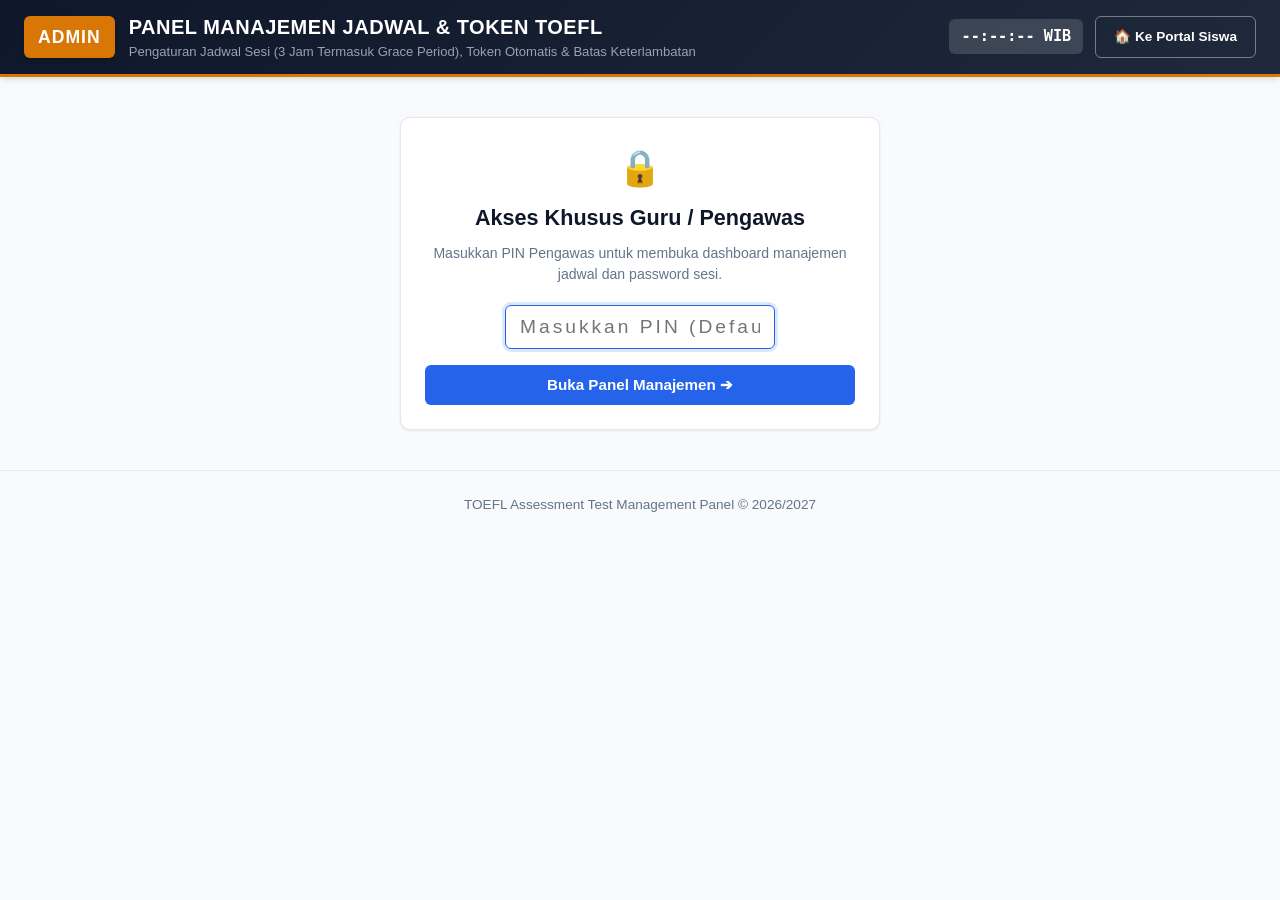
<file: pass.html>
<!DOCTYPE html>
<html lang="id">
<head>
  <meta charset="UTF-8">
  <meta name="viewport" content="width=device-width, initial-scale=1.0">
  <title>Panel Manajemen Jadwal Sesi &amp; Token — TOEFL Assessment</title>
  <link rel="stylesheet" href="style.css">
  <style>
    .admin-container {
      max-width: 1080px;
      margin: 30px auto;
      padding: 0 16px;
    }
    .table-responsive {
      overflow-x: auto;
      margin-top: 16px;
    }
    table {
      width: 100%;
      border-collapse: collapse;
      font-size: 0.92rem;
    }
    th, td {
      padding: 12px 14px;
      text-align: left;
      border-bottom: 1px solid #e2e8f0;
    }
    th {
      background: #f1f5f9;
      color: #1e293b;
      font-weight: 700;
    }
    tr:hover {
      background: #f8fafc;
    }
    .badge-status {
      padding: 4px 10px;
      border-radius: 6px;
      font-size: 0.8rem;
      font-weight: 700;
      display: inline-block;
    }
    .status-active {
      background: #ecfdf5;
      color: #047857;
      border: 1px solid #a7f3d0;
    }
    .status-inactive {
      background: #fef2f2;
      color: #b91c1c;
      border: 1px solid #fecaca;
    }
    .time-badge {
      font-family: monospace;
      font-weight: 700;
      background: #eff6ff;
      color: #1d4ed8;
      padding: 3px 8px;
      border-radius: 4px;
      border: 1px solid #bfdbfe;
    }
    .token-badge {
      font-family: monospace;
      font-size: 1.05rem;
      font-weight: 800;
      color: #0f172a;
      letter-spacing: 1px;
      background: #fef3c7;
      border: 1px solid #fde68a;
      padding: 3px 8px;
      border-radius: 4px;
    }
    .info-callout {
      background: #eff6ff;
      border-left: 4px solid #2563eb;
      padding: 12px 16px;
      border-radius: 0 8px 8px 0;
      margin-bottom: 20px;
      font-size: 0.9rem;
      color: #1e3a8a;
    }
    .now-indicator {
      display: inline-flex;
      align-items: center;
      gap: 6px;
      padding: 2px 8px;
      border-radius: 12px;
      background: #10b981;
      color: white;
      font-size: 0.75rem;
      font-weight: 700;
      animation: pulse 1.5s infinite;
    }
    @keyframes pulse {
      0% { opacity: 1; }
      50% { opacity: 0.6; }
      100% { opacity: 1; }
    }
  </style>
</head>
<body>

  <!-- Header -->
  <header>
    <div class="header-container">
      <div class="portal-brand">
        <div class="portal-logo-badge">ADMIN</div>
        <div class="brand-text">
          <h1>PANEL MANAJEMEN JADWAL &amp; TOKEN TOEFL</h1>
          <p>Pengaturan Jadwal Sesi (3 Jam Termasuk Grace Period), Token Otomatis &amp; Batas Keterlambatan</p>
        </div>
      </div>
      <div class="header-actions">
        <span id="header-wib-clock" style="font-family: monospace; font-size: 0.95rem; font-weight: 700; background: rgba(255,255,255,0.15); padding: 6px 12px; border-radius: 6px;">
          --:--:-- WIB
        </span>
        <a href="index.html" class="btn btn-outline" style="color: white; border-color: rgba(255,255,255,0.4); font-size: 0.85rem;">
          🏠 Ke Portal Siswa
        </a>
      </div>
    </div>
  </header>

  <main class="admin-container">
    
    <!-- PIN Gate (Proteksi Keamanan Guru) -->
    <div class="card" id="pin-card" style="max-width: 480px; margin: 40px auto; text-align: center;">
      <div style="font-size: 2.2rem; margin-bottom: 8px;">🔒</div>
      <h2 style="font-size: 1.35rem; color: var(--primary-navy); margin-bottom: 8px;">Akses Khusus Guru / Pengawas</h2>
      <p style="font-size: 0.88rem; color: var(--text-muted); margin-bottom: 20px;">
        Masukkan PIN Pengawas untuk membuka dashboard manajemen jadwal dan password sesi.
      </p>
      <form onsubmit="event.preventDefault(); verifyPin();">
        <input type="password" id="input-pin" class="form-control" placeholder="Masukkan PIN (Default: 123456)" style="text-align: center; font-size: 1.2rem; letter-spacing: 3px; margin-bottom: 16px;" required autofocus>
        <button type="submit" class="btn btn-primary btn-block">Buka Panel Manajemen ➔</button>
      </form>
    </div>

    <!-- Main Admin Dashboard -->
    <div id="dashboard-card" style="display: none;">
      
      <!-- Callout Kebijakan Jadwal & Token -->
      <div class="info-callout">
        <strong>📌 Kebijakan Pengaturan Sesi &amp; Token Terpadu:</strong>
        <ul style="margin: 6px 0 0 18px; line-height: 1.5;">
          <li><strong>Durasi Total 3 Jam per Sesi:</strong> Diberikan <em>Grace Period</em> 1 jam tambahan waktu selesai (2 jam waktu reguler + 1 jam grace period).</li>
          <li><strong>Jadwal Resmi 4 Sesi:</strong>
            <ul>
              <li><strong>Sesi Malam:</strong> 19.00 - 22.00 WIB (Mulai 19.00 WIB Nanti Malam!)</li>
              <li><strong>Sesi Pagi:</strong> 09.00 - 12.00 WIB</li>
              <li><strong>Sesi Siang:</strong> 13.00 - 16.00 WIB</li>
              <li><strong>Sesi Sore:</strong> 16.00 - 19.00 WIB</li>
            </ul>
          </li>
          <li><strong>Token Terpadu (Satu Token untuk Semua Sekolah):</strong> Password/token seragam untuk seluruh sekolah. <em>Tidak dibedakan per sekolah.</em></li>
          <li><strong>Toleransi Keterlambatan 1 Jam (60 Menit):</strong> Peserta dianggap terlambat dan <strong>otomatis ditolak</strong> jika sesi telah berjalan 1 jam (60 menit) dari jam mulai, dan disarankan mengikuti sesi berikutnya.</li>
          <li><strong>Otomatisasi:</strong> Siswa yang membuka portal dalam rentang waktu aktif (&lt; 1 jam) otomatis menerima token sesi di form ID.</li>
        </ul>
      </div>

      <!-- Spreadsheet Connection Settings -->
      <div class="card" style="margin-bottom: 24px;">
        <h3 style="font-size: 1.15rem; color: var(--primary-navy); margin-bottom: 12px; display: flex; justify-content: space-between; align-items: center; flex-wrap: wrap; gap: 8px;">
          <span style="display: flex; align-items: center; gap: 8px; flex-wrap: wrap;">
            <span>📊 Integrasi Google Spreadsheet &amp; Rekap Nilai</span>
            <span id="gas-status-badge" style="padding: 3px 9px; border-radius: 6px; font-size: 0.78rem; font-weight: 700; background: #fef3c7; color: #92400e;">⏳ Memeriksa Server...</span>
          </span>
          <a href="https://docs.google.com/spreadsheets/d/13RyeWSQwfngQJOyS6vgAX9MKfPbXaJNkI8JDEKXrGfI/edit" target="_blank" class="btn btn-outline" style="font-size: 0.82rem; padding: 4px 10px;">
            🔗 Buka Google Sheet
          </a>
        </h3>
        <p style="font-size: 0.88rem; color: #475569; margin-bottom: 12px;">
          ID Spreadsheet Aktif: <code>13RyeWSQwfngQJOyS6vgAX9MKfPbXaJNkI8JDEKXrGfI</code><br>
          Sheet <code>pass</code> mengelola token sesi &amp; pemetaan paket; Sheet <code>Rekap_Nilai_TOEFL</code> mencatat otomatis nama siswa, sekolah, sesi/token, nilai prediksi TOEFL, skala 0-100, predikat CEFR, dan integritas pengawas.
        </p>
        <div class="form-group">
          <label style="font-size: 0.85rem; font-weight: 700;">Google Apps Script Web App URL:</label>
          <div style="display: flex; gap: 8px;">
            <input type="url" id="input-gs-url" class="form-control" style="font-size: 0.85rem;" placeholder="https://script.google.com/macros/s/.../exec">
            <button class="btn btn-primary" onclick="saveGsUrl()" style="white-space: nowrap;">Simpan URL</button>
          </div>
        </div>
      </div>

      <!-- Alert Notification Area -->
      <div id="alert-box" style="display: none; padding: 12px 18px; border-radius: 8px; margin-bottom: 20px; font-weight: 600;"></div>

      <!-- Pengaturan Mode Masuk Ujian TOEFL (Wajib Password vs Otomatis/Bypass) -->
      <div class="card" style="margin-bottom: 24px; border-left: 5px solid #d97706; background: #fffbeb;">
        <div style="display: flex; justify-content: space-between; align-items: flex-start; flex-wrap: wrap; gap: 10px; margin-bottom: 12px;">
          <div>
            <h3 style="color: #92400e; margin: 0; font-size: 1.15rem;">⚙️ Mode Masuk Ujian TOEFL</h3>
            <p style="color: #78350f; font-size: 0.85rem; margin-top: 4px; margin-bottom: 0;">
              Atur apakah peserta ujian <strong>wajib memasukkan password</strong> (default) atau <strong>otomatis masuk tanpa password (bypass)</strong>.
            </p>
          </div>
          <span class="badge-status" id="bypass-mode-badge" style="background: #dcfce7; color: #166534;">🔒 WAJIB PASSWORD (DEFAULT)</span>
        </div>

        <div class="form-group" style="margin-top: 10px; margin-bottom: 12px;">
          <label for="bypass-paket" style="font-size: 0.84rem; color: #78350f; font-weight: 700;">Paket Soal Saat Mode Bypass Aktif:</label>
          <select id="bypass-paket" class="form-control" style="max-width: 360px; background: white;" onchange="onBypassPaketChange()">
            <option value="1">Paket 1 (140 Butir Soal - Aligned B1)</option>
            <option value="2">Paket 2 (140 Butir Soal - Aligned B1)</option>
          </select>
        </div>

        <div style="display: flex; gap: 12px; margin-top: 12px; flex-wrap: wrap;">
          <button type="button" id="btn-mode-required" onclick="setBypassMode('OFF')" class="btn" style="flex: 1; min-width: 210px; padding: 11px 14px; font-weight: 700; border-radius: 8px; cursor: pointer; background: #059669; color: white; border: 2px solid #047857;">
            🔒 Wajib Masukkan Password (Default)
          </button>
          <button type="button" id="btn-mode-bypass" onclick="setBypassMode('ON')" class="btn" style="flex: 1; min-width: 210px; padding: 11px 14px; font-weight: 700; border-radius: 8px; cursor: pointer; background: white; color: #b45309; border: 2px solid #f59e0b;">
            ⚡ Otomatis / Bypass Password
          </button>
        </div>
        <div style="font-size: 0.8rem; color: #78350f; margin-top: 8px;" id="meta-bypass">
          Status saat ini: Wajib memasukkan password (Default).
        </div>
      </div>

      <!-- Add / Edit Schedule Form Card -->
      <div class="card" style="margin-bottom: 24px;">
        <h3 style="font-size: 1.15rem; color: var(--primary-navy); margin-bottom: 16px; display: flex; justify-content: space-between; align-items: center;">
          <span id="form-title">➕ Tambah / Perbarui Jadwal Sesi &amp; Token</span>
          <button type="button" class="btn btn-outline" onclick="resetToDefaults()" style="font-size: 0.8rem; padding: 4px 8px;">
            ↺ Kembalikan ke 4 Jadwal Baku (3 Jam)
          </button>
        </h3>
        <form id="schedule-form" onsubmit="event.preventDefault(); handleSaveSchedule();">
          <input type="hidden" id="form-id" value="">
          
          <div class="form-row">
            <div class="form-group">
              <label for="form-name">Nama Sesi <span style="color:red;">*</span></label>
              <input type="text" id="form-name" class="form-control" placeholder="Contoh: Sesi Malam" required>
            </div>
            <div class="form-group">
              <label for="form-token">Password / Token Sesi (Semua Sekolah) <span style="color:red;">*</span></label>
              <input type="text" id="form-token" class="form-control" placeholder="Contoh: MALAM19" style="text-transform: uppercase; font-weight: 700; letter-spacing: 1px;" required>
              <small style="color: #64748b;">Password ini seragam untuk seluruh sekolah peserta (tidak dibedakan).</small>
            </div>
          </div>

          <div class="form-row">
            <div class="form-group">
              <label for="form-start">Jam Mulai (WIB) <span style="color:red;">*</span></label>
              <input type="time" id="form-start" class="form-control" required>
            </div>
            <div class="form-group">
              <label for="form-end">Jam Selesai (WIB - Termasuk 1 Jam Grace Period) <span style="color:red;">*</span></label>
              <input type="time" id="form-end" class="form-control" required>
            </div>
          </div>

          <div class="form-row">
            <div class="form-group">
              <label for="form-paket">Paket Soal <span style="color:red;">*</span></label>
              <select id="form-paket" class="form-control" required>
                <option value="1">Paket 1 (140 Soal Aligned B1)</option>
                <option value="2">Paket 2 (140 Soal Aligned B1)</option>
              </select>
            </div>
            <div class="form-group">
              <label for="form-tolerance">Batas Toleransi Keterlambatan (Menit)</label>
              <input type="number" id="form-tolerance" class="form-control" value="60" min="5" max="120" required>
              <small style="color: #64748b;">Peserta ditolak jika sesi telah berjalan &ge; waktu ini (Baku: 60 menit / 1 Jam).</small>
            </div>
            <div class="form-group">
              <label for="form-status">Status Sesi</label>
              <select id="form-status" class="form-control">
                <option value="AKTIF">AKTIF</option>
                <option value="NONAKTIF">NONAKTIF</option>
              </select>
            </div>
          </div>

          <div style="display: flex; gap: 10px; margin-top: 14px;">
            <button type="submit" class="btn btn-gold" id="btn-save">Simpan Jadwal Sesi ➔</button>
            <button type="button" class="btn btn-outline" onclick="resetForm()">Batal / Reset Form</button>
          </div>
        </form>
      </div>

      <!-- Schedule Table Card -->
      <div class="card">
        <div style="display: flex; justify-content: space-between; align-items: center; margin-bottom: 12px; flex-wrap: wrap; gap: 10px;">
          <div>
            <h3 style="font-size: 1.15rem; color: var(--primary-navy);">
              📋 Daftar Jadwal Sesi &amp; Token Aktif
            </h3>
            <p style="font-size: 0.82rem; color: #64748b;">Jadwal otomatis dievaluasi secara realtime berdasarkan jam WIB (Grace Period: 1 Jam, Toleransi: 1 Jam).</p>
          </div>
          <button class="btn btn-outline" onclick="renderTable()" style="font-size: 0.85rem;">
            🔄 Segarkan Tampilan
          </button>
        </div>

        <div class="table-responsive">
          <table>
            <thead>
              <tr>
                <th>No</th>
                <th>Nama Sesi</th>
                <th>Waktu Pelaksanaan (WIB)</th>
                <th>Total Durasi</th>
                <th>Token / Password</th>
                <th>Paket</th>
                <th>Batas Toleransi</th>
                <th>Status Realtime</th>
                <th>Aksi Pengawas</th>
              </tr>
            </thead>
            <tbody id="schedule-table-body">
              <!-- Dynamically populated -->
            </tbody>
          </table>
        </div>
      </div>

    </div>
  </main>

  <footer>
    <p>TOEFL Assessment Test Management Panel &copy; 2026/2027</p>
  </footer>

  <!-- Module Konfigurasi Jadwal Bersama -->
  <script src="schedule-config.js"></script>

  <script>
    const DEFAULT_PIN = "123456";
    let schedules = [];

    // Jam WIB Realtime
    setInterval(() => {
      const clockEl = document.getElementById('header-wib-clock');
      if (clockEl) {
        clockEl.textContent = formatWIBTime();
      }
    }, 1000);

    function verifyPin() {
      const pin = document.getElementById('input-pin').value.trim();
      const savedPin = localStorage.getItem('toefl_admin_pin') || DEFAULT_PIN;
      if (pin === savedPin || pin === "TOEFL2026") {
        document.getElementById('pin-card').style.display = 'none';
        document.getElementById('dashboard-card').style.display = 'block';
        initDashboard();
      } else {
        alert("PIN Pengawas salah!");
      }
    }

    function initDashboard() {
      const savedUrl = localStorage.getItem('toefl_gs_url') || DEFAULT_GS_URL;
      document.getElementById('input-gs-url').value = savedUrl;

      schedules = getScheduleList();
      renderTable();

      const savedBypassPaket = localStorage.getItem('toefl_bypass_paket') || '1';
      document.getElementById('bypass-paket').value = savedBypassPaket;
      const savedBypassMode = localStorage.getItem('toefl_bypass_mode') || 'OFF';
      applyBypassModeUI(savedBypassMode, null);
      loadBypassStatus();
    }

    function showAlert(msg, isSuccess = true) {
      const box = document.getElementById('alert-box');
      if (!box) return;
      box.style.display = 'block';
      box.style.background = isSuccess ? '#dcfce7' : '#fee2e2';
      box.style.color = isSuccess ? '#166534' : '#991b1b';
      box.style.border = '1px solid ' + (isSuccess ? '#bbf7d0' : '#fecaca');
      box.innerHTML = msg;
      setTimeout(() => { box.style.display = 'none'; }, 9000);
    }

    function updateStatusBadge(text, bg, color) {
      const badge = document.getElementById('gas-status-badge');
      if (badge) {
        badge.innerText = text;
        badge.style.background = bg;
        badge.style.color = color;
      }
    }

    async function loadBypassStatus() {
      const gsUrl = localStorage.getItem('toefl_gs_url') || DEFAULT_GS_URL;
      updateStatusBadge("⏳ Memeriksa Server...", "#fef3c7", "#92400e");

      try {
        const resp = await fetch(`${gsUrl}?action=get_bypass_mode&t=${Date.now()}`);
        const data = await resp.json();

        if (data && data.status === "success") {
          if (data.packageId) {
            document.getElementById('bypass-paket').value = data.packageId === '2' ? '2' : '1';
            localStorage.setItem('toefl_bypass_paket', data.packageId === '2' ? '2' : '1');
          }
          applyBypassModeUI(data.bypass ? 'ON' : 'OFF', data.updatedAt || null);
          updateStatusBadge("🟢 Tersinkron dengan Sheet", "#dcfce7", "#166534");
          return;
        }
        updateStatusBadge("⚠️ Format Server Belum Sesuai", "#fef3c7", "#92400e");
      } catch (err) {
        console.warn("Load bypass status error:", err);
        updateStatusBadge("🔴 Mode Lokal / Offline", "#fee2e2", "#991b1b");
      }
    }

    function applyBypassModeUI(mode, updatedAt) {
      const isOn = String(mode || 'OFF').toUpperCase() === 'ON';
      localStorage.setItem('toefl_bypass_mode', isOn ? 'ON' : 'OFF');

      const badge = document.getElementById('bypass-mode-badge');
      const btnReq = document.getElementById('btn-mode-required');
      const btnByp = document.getElementById('btn-mode-bypass');
      const meta = document.getElementById('meta-bypass');

      if (isOn) {
        if (badge) {
          badge.innerText = "⚡ MODE BYPASS OTOMATIS AKTIF";
          badge.style.background = "#fef3c7";
          badge.style.color = "#b45309";
        }
        if (btnReq) {
          btnReq.style.background = "white";
          btnReq.style.color = "#059669";
        }
        if (btnByp) {
          btnByp.style.background = "#d97706";
          btnByp.style.color = "white";
        }
        if (meta) {
          meta.innerText = "Status saat ini: Peserta langsung masuk tanpa password (Bypass)." + (updatedAt ? " | Diperbarui: " + updatedAt : "");
        }
      } else {
        if (badge) {
          badge.innerText = "🔒 WAJIB PASSWORD (DEFAULT)";
          badge.style.background = "#dcfce7";
          badge.style.color = "#166534";
        }
        if (btnReq) {
          btnReq.style.background = "#059669";
          btnReq.style.color = "white";
        }
        if (btnByp) {
          btnByp.style.background = "white";
          btnByp.style.color = "#b45309";
        }
        if (meta) {
          meta.innerText = "Status saat ini: Wajib memasukkan password (Default)." + (updatedAt ? " | Diperbarui: " + updatedAt : "");
        }
      }
    }

    function onBypassPaketChange() {
      const paket = document.getElementById('bypass-paket').value === '2' ? '2' : '1';
      localStorage.setItem('toefl_bypass_paket', paket);
      if (localStorage.getItem('toefl_bypass_mode') === 'ON') {
        setBypassMode('ON');
      }
    }

    async function setBypassMode(mode) {
      const targetMode = (String(mode).toUpperCase() === 'ON') ? 'ON' : 'OFF';
      const paket = document.getElementById('bypass-paket').value === '2' ? '2' : '1';
      localStorage.setItem('toefl_bypass_paket', paket);
      applyBypassModeUI(targetMode, 'Menyimpan...');
      showAlert('⏳ Menyimpan pengaturan mode masuk (' + (targetMode === 'ON' ? 'Bypass Otomatis - Paket ' + paket : 'Wajib Password') + ') ke Google Sheets...', true);

      const gsUrl = localStorage.getItem('toefl_gs_url') || DEFAULT_GS_URL;
      const ket = targetMode === 'ON' ? 'ON - Mode Bypass Password Aktif' : 'OFF - Wajib Password (Default)';
      const status = targetMode === 'ON' ? 'AKTIF' : 'NONAKTIF';

      try {
        const url = `${gsUrl}?action=set_password&token=BYPASS_MODE&keterangan=${encodeURIComponent(ket)}&paket=${encodeURIComponent(paket)}&status=${encodeURIComponent(status)}&t=${Date.now()}`;
        const resp = await fetch(url);
        const res = await resp.json();

        if (res && res.status === "success") {
          const nowStr = new Date().toLocaleTimeString('id-ID');
          applyBypassModeUI(targetMode, 'Hari ini, ' + nowStr);
          updateStatusBadge("🟢 Tersinkron dengan Sheet", "#dcfce7", "#166534");
          showAlert('🎉 <strong>Berhasil!</strong> Mode masuk ujian TOEFL diatur ke: <strong>' + (targetMode === 'ON' ? 'Otomatis / Bypass Password (Paket ' + paket + ')' : 'Wajib Masukkan Password (Default)') + '</strong>.', true);
          return;
        }
        showAlert('⚠️ Tersimpan di browser ini. Respons server: ' + (res && res.message ? res.message : 'Perlu deploy Apps Script terbaru.'), false);
      } catch (err) {
        console.warn("Save bypass mode error:", err);
        showAlert('⚠️ Tersimpan lokal di browser ini. Gagal terhubung ke Google Sheets.', false);
      }
    }

    function saveGsUrl() {
      const url = document.getElementById('input-gs-url').value.trim();
      if (url) {
        localStorage.setItem('toefl_gs_url', url);
        alert("URL Google Apps Script berhasil disimpan.");
      }
    }

    function renderTable() {
      const tbody = document.getElementById('schedule-table-body');
      tbody.innerHTML = '';

      const evalData = evaluateCurrentSchedule();
      const curWib = getWIBDate();
      const curMinutes = curWib.getHours() * 60 + curWib.getMinutes();

      schedules.forEach((s, idx) => {
        const tr = document.createElement('tr');
        const startM = timeToMinutes(s.start);
        const endM = timeToMinutes(s.end);
        const durM = endM - startM;

        const isRunning = (s.status === 'AKTIF' && curMinutes >= startM && curMinutes < endM);
        const isPast = (curMinutes >= endM);
        const isUpcoming = (curMinutes < startM);

        let liveBadge = `<span class="badge-status status-inactive">${s.status}</span>`;
        if (s.status === 'AKTIF') {
          if (isRunning) {
            const elapsed = curMinutes - startM;
            const tol = s.toleransiMenit || 60;
            if (elapsed >= tol) {
              liveBadge = `<span class="now-indicator" style="background:#dc2626;">BERJALAN (TUTUP: ≥1 Jam)</span>`;
            } else {
              liveBadge = `<span class="now-indicator">SEDANG BERJALAN</span>`;
            }
          } else if (isUpcoming) {
            liveBadge = `<span style="font-size:0.8rem; color:#2563eb; font-weight:700;">AKAN DATANG</span>`;
          } else {
            liveBadge = `<span style="font-size:0.8rem; color:#64748b; font-weight:600;">SELESAI HARI INI</span>`;
          }
        }

        tr.innerHTML = `
          <td>${idx + 1}</td>
          <td><strong>${s.name}</strong></td>
          <td><span class="time-badge">${s.start} - ${s.end} WIB</span></td>
          <td>${durM} Menit (3 Jam)</td>
          <td><span class="token-badge">${s.token}</span></td>
          <td><strong style="color:#334155;">Paket ${s.paket}</strong></td>
          <td>${s.toleransiMenit || 60} Menit (1 Jam)</td>
          <td>${liveBadge}</td>
          <td>
            <button class="btn btn-outline" onclick="editSchedule(${idx})" style="padding: 4px 8px; font-size: 0.78rem;">
              ✏️ Edit
            </button>
            <button class="btn btn-outline" onclick="toggleStatus(${idx})" style="padding: 4px 8px; font-size: 0.78rem; margin-left: 4px;">
              ${s.status === 'AKTIF' ? 'Nonaktifkan' : 'Aktifkan'}
            </button>
            <button class="btn btn-outline" onclick="deleteSchedule(${idx})" style="padding: 4px 8px; font-size: 0.78rem; margin-left: 4px; color:#dc2626; border-color:#fca5a5;">
              Hapus
            </button>
          </td>
        `;
        tbody.appendChild(tr);
      });
    }

    function handleSaveSchedule() {
      const id = document.getElementById('form-id').value;
      const name = document.getElementById('form-name').value.trim();
      const token = document.getElementById('form-token').value.trim().toUpperCase();
      const start = document.getElementById('form-start').value;
      const end = document.getElementById('form-end').value;
      const paket = document.getElementById('form-paket').value;
      const toleransiMenit = parseInt(document.getElementById('form-tolerance').value, 10) || 60;
      const status = document.getElementById('form-status').value;

      if (!name || !token || !start || !end) {
        alert("Harap lengkapi semua data sesi!");
        return;
      }

      if (id) {
        // Mode Edit
        const idx = schedules.findIndex(s => s.id === id);
        if (idx >= 0) {
          schedules[idx] = {
            id,
            name,
            start,
            end,
            token,
            paket,
            toleransiMenit,
            status,
            keterangan: `${name} (${start} - ${end} WIB)`
          };
        }
      } else {
        // Mode Tambah Baru
        const newId = 'sesi-' + Date.now();
        schedules.push({
          id: newId,
          name,
          start,
          end,
          token,
          paket,
          toleransiMenit,
          status,
          keterangan: `${name} (${start} - ${end} WIB)`
        });
      }

      saveScheduleList(schedules);
      renderTable();
      resetForm();

      // Sinkronkan ke Google Apps Script
      syncToGoogleScript();
      alert(`Jadwal sesi '${name}' dengan token '${token}' berhasil disimpan!`);
    }

    function editSchedule(idx) {
      const s = schedules[idx];
      document.getElementById('form-id').value = s.id;
      document.getElementById('form-name').value = s.name;
      document.getElementById('form-token').value = s.token;
      document.getElementById('form-start').value = s.start;
      document.getElementById('form-end').value = s.end;
      document.getElementById('form-paket').value = s.paket || "1";
      document.getElementById('form-tolerance').value = s.toleransiMenit || 60;
      document.getElementById('form-status').value = s.status || "AKTIF";
      document.getElementById('form-title').textContent = "✏️ Edit Jadwal Sesi: " + s.name;
      document.getElementById('btn-save').textContent = "Perbarui Sesi ➔";
      document.getElementById('form-name').focus();
    }

    function toggleStatus(idx) {
      schedules[idx].status = (schedules[idx].status === 'AKTIF' ? 'NONAKTIF' : 'AKTIF');
      saveScheduleList(schedules);
      renderTable();
      syncToGoogleScript();
    }

    function deleteSchedule(idx) {
      if (confirm(`Apakah Anda yakin ingin menghapus jadwal '${schedules[idx].name}'?`)) {
        schedules.splice(idx, 1);
        saveScheduleList(schedules);
        renderTable();
        syncToGoogleScript();
      }
    }

    function resetForm() {
      document.getElementById('form-id').value = '';
      document.getElementById('form-name').value = '';
      document.getElementById('form-token').value = '';
      document.getElementById('form-start').value = '';
      document.getElementById('form-end').value = '';
      document.getElementById('form-paket').value = '1';
      document.getElementById('form-tolerance').value = '60';
      document.getElementById('form-status').value = 'AKTIF';
      document.getElementById('form-title').textContent = "➕ Tambah / Perbarui Jadwal Sesi & Token";
      document.getElementById('btn-save').textContent = "Simpan Jadwal Sesi ➔";
    }

    function resetToDefaults() {
      if (confirm("Kembalikan ke 4 jadwal baku (Sesi Malam 19-22, Sesi Pagi 09-12, Sesi Siang 13-16, Sesi Sore 16-19)?")) {
        schedules = JSON.parse(JSON.stringify(DEFAULT_SCHEDULES));
        saveScheduleList(schedules);
        renderTable();
        syncToGoogleScript();
        alert("Jadwal baku 3 jam berhasil dipulihkan!");
      }
    }

    function syncToGoogleScript() {
      const gsUrl = localStorage.getItem('toefl_gs_url') || DEFAULT_GS_URL;
      const payload = {
        action: "save_schedules",
        schedules: schedules
      };

      try {
        fetch(gsUrl, {
          method: "POST",
          mode: "no-cors",
          headers: { "Content-Type": "application/json" },
          body: JSON.stringify(payload)
        }).catch(e => console.warn(e));
      } catch(err) {}
    }
  </script>
</body>
</html>
</file>
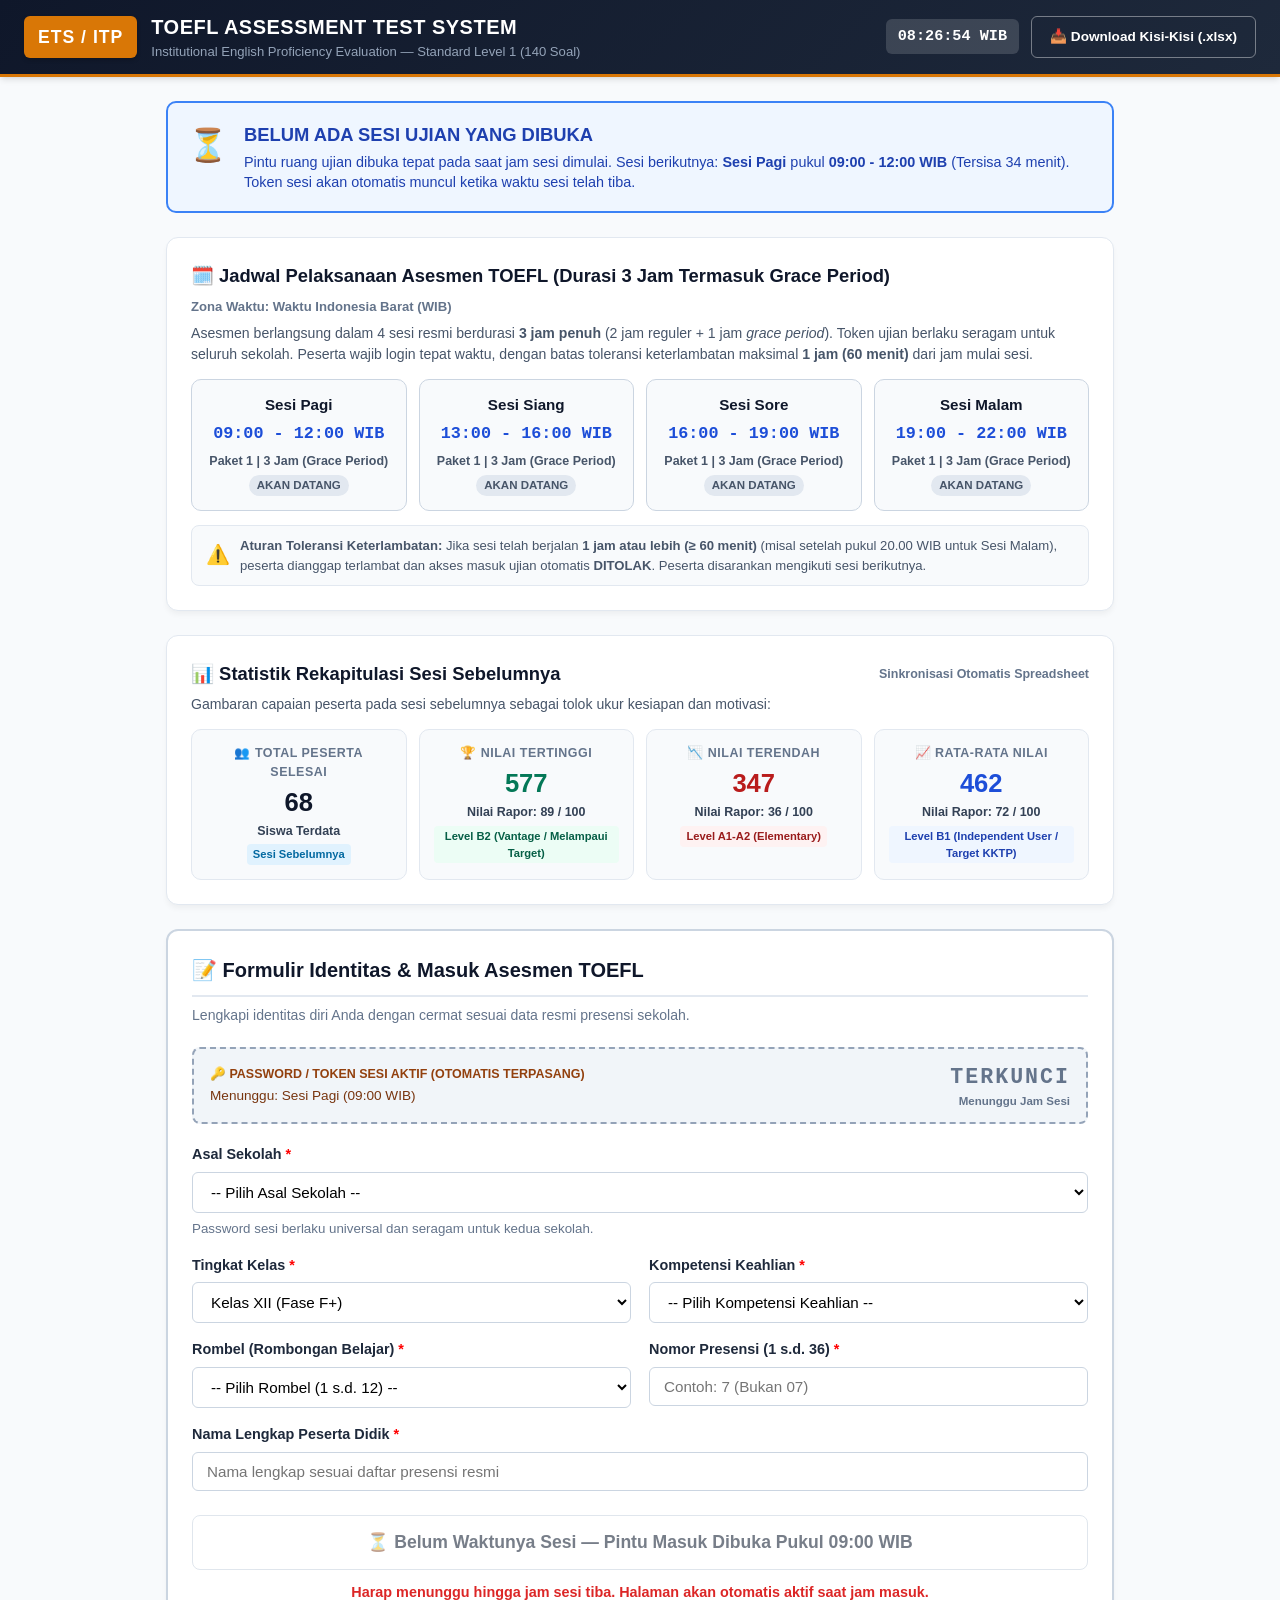
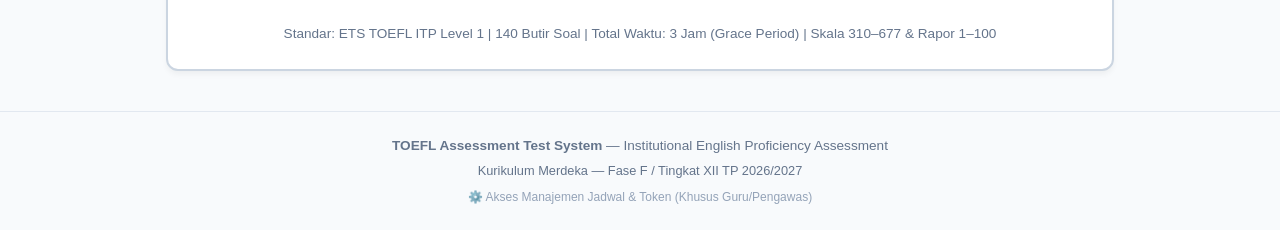
<file: test-toefl.html>
<!DOCTYPE html>
<html lang="id">
<head>
  <meta charset="UTF-8">
  <meta name="viewport" content="width=device-width, initial-scale=1.0">
  <title>Asesmen Resmi TOEFL — TOEFL Assessment Test</title>
  <link rel="stylesheet" href="style.css">
  <style>
    /* Specific Test View Styles */
    .reading-split-grid {
      display: grid;
      grid-template-columns: 1.15fr 1fr;
      gap: 20px;
    }
    @media (max-width: 900px) {
      .reading-split-grid {
        grid-template-columns: 1fr;
      }
    }
    .autosave-badge {
      font-size: 0.8rem;
      font-weight: 700;
      color: #059669;
      background: #ecfdf5;
      padding: 4px 10px;
      border-radius: 12px;
      border: 1px solid #a7f3d0;
      display: inline-flex;
      align-items: center;
      gap: 5px;
    }
  </style>
</head>
<body>

  <!-- Neutral Header Navigation -->
  <header>
    <div class="header-container">
      <div class="portal-brand">
        <div class="portal-logo-badge">TOEFL</div>
        <div class="brand-text">
          <h1>TOEFL ASSESSMENT TEST</h1>
          <p>Tingkat XII (Fase F+) — Standar Evaluasi Akademik 140 Butir Soal</p>
        </div>
      </div>
      <div class="header-actions">
        <span class="autosave-badge" id="autosave-indicator">
          <span>💾</span> Tersimpan Otomatis
        </span>
        <div class="timer-box" id="timer-box">
          <svg width="18" height="18" fill="none" stroke="currentColor" viewBox="0 0 24 24"><path stroke-linecap="round" stroke-linejoin="round" stroke-width="2" d="M12 8v4l3 3m6-3a9 9 0 11-18 0 9 9 0 0118 0z"></path></svg>
          <span id="timer-display">115:00</span>
        </div>
      </div>
    </div>
  </header>

  <!-- Main Exam Area -->
  <main>
    <!-- Section Switcher Navigation Tabs -->
    <div class="section-nav-container">
      <button class="section-tab-btn active" id="tab-sec-1" onclick="switchSectionTab(1)">
        <span>🎧 Section 1: Listening</span>
        <span class="badge-count" id="count-sec-1">0 / 50</span>
      </button>
      <button class="section-tab-btn" id="tab-sec-2" onclick="switchSectionTab(2)">
        <span>✏️ Section 2: Structure &amp; Written</span>
        <span class="badge-count" id="count-sec-2">0 / 40</span>
      </button>
      <button class="section-tab-btn" id="tab-sec-3" onclick="switchSectionTab(3)">
        <span>📖 Section 3: Reading</span>
        <span class="badge-count" id="count-sec-3">0 / 50</span>
      </button>
    </div>

    <!-- Main Exam Grid Layout -->
    <div class="exam-layout">
      
      <!-- Left Column: Active Question & Stimulus -->
      <div class="question-container">
        <div class="card" id="question-card">
          
          <!-- Top Metadata Header -->
          <div class="question-header">
            <div class="q-meta">
              <span class="q-number-pill" id="q-number-badge">Soal No. 1 dari 140</span>
              <span class="q-section-pill" id="q-section-badge">Section 1: Listening Comprehension</span>
            </div>
            <div style="display: flex; gap: 8px; align-items: center;">
              <button class="btn btn-outline" id="btn-flag-q" onclick="toggleFlagCurrentQuestion()" style="padding: 6px 14px; font-size: 0.85rem;">
                🟡 Ragu-ragu
              </button>
            </div>
          </div>

          <!-- Section 1: Listening Audio Player Card -->
          <div class="audio-player-card" id="listening-box" style="display: none;">
            <div style="font-size: 0.82rem; font-weight: 700; color: #1e3a8a; text-transform: uppercase; letter-spacing: 0.5px;">
              🎧 Audio Listening Section (Native North American Accent)
            </div>
            <div class="audio-controls">
              <button class="btn-play-audio" id="btn-play-audio" onclick="playCurrentAudio()">
                <svg width="20" height="20" fill="currentColor" viewBox="0 0 24 24"><path d="M8 5v14l11-7z"/></svg>
                <span id="play-btn-text">Putar Audio Listening</span>
              </button>
              <button class="btn btn-outline" onclick="toggleAudioSpeed()" style="padding: 8px 12px; font-size: 0.85rem;" title="Kecepatan Audio">
                ⚡ <span id="speed-label">1.0x</span>
              </button>
              <span class="audio-status-text" id="audio-status-msg">
                Klik 'Putar Audio' untuk mendengarkan dialog/monolog.
              </span>
            </div>
          </div>

          <!-- Section 3: Reading Passage Stimulus View (Split Layout) -->
          <div id="reading-passage-wrapper" style="display: none;">
            <div class="stimulus-card" id="stimulus-container">
              <div class="stimulus-title" id="stimulus-title">Teks Bacaan</div>
              <div class="stimulus-source" id="stimulus-source">Sumber Otentik</div>
              <div class="stimulus-body" id="stimulus-body"></div>
            </div>
          </div>

          <!-- Question Prompt Text -->
          <div class="question-prompt" id="question-prompt-text">
            Pertanyaan soal sedang dimuat...
          </div>

          <!-- Options Container -->
          <div class="options-grid" id="options-container">
            <!-- Options dynamically injected via JS -->
          </div>

          <!-- Action Buttons Bar -->
          <div class="q-actions-bar">
            <button class="btn btn-outline" id="btn-prev-q" onclick="navigateQuestion(-1)">
              ◀ Soal Sebelumnya
            </button>
            <div style="display: flex; gap: 8px;">
              <button class="btn btn-primary" id="btn-next-q" onclick="navigateQuestion(1)">
                Soal Berikutnya ▶
              </button>
              <button class="btn btn-gold" onclick="openConfirmSubmitModal()" style="font-weight: 800;">
                Selesai &amp; Kirim Ujian ➔
              </button>
            </div>
          </div>

        </div>
      </div>

      <!-- Right Column: Navigation Grid Sidebar -->
      <div class="nav-sidebar">
        <div class="nav-grid-box">
          <div class="nav-grid-header">
            <span>Daftar Nomor Soal</span>
            <span id="answered-counter" style="color: #059669; font-weight: 800;">0 / 140 Terjawab</span>
          </div>

          <!-- Legend -->
          <div class="nav-legend">
            <div class="legend-item">
              <div class="legend-dot" style="background: #0f172a; border: 1px solid #d97706;"></div>
              <span>Aktif</span>
            </div>
            <div class="legend-item">
              <div class="legend-dot" style="background: #ecfdf5; border: 1px solid #10b981;"></div>
              <span>Dijawab</span>
            </div>
            <div class="legend-item">
              <div class="legend-dot" style="background: #fef3c7; border: 1px solid #f59e0b;"></div>
              <span>Ragu</span>
            </div>
            <div class="legend-item">
              <div class="legend-dot" style="background: #ffffff; border: 1px solid #cbd5e1;"></div>
              <span>Kosong</span>
            </div>
          </div>

          <!-- Quick Section Filter Buttons -->
          <div style="display: flex; gap: 4px; margin-bottom: 12px;">
            <button class="btn btn-outline" onclick="filterNavGrid('all')" style="flex: 1; padding: 4px 6px; font-size: 0.75rem;">Semua</button>
            <button class="btn btn-outline" onclick="filterNavGrid('sec1')" style="flex: 1; padding: 4px 6px; font-size: 0.75rem;">Sec 1</button>
            <button class="btn btn-outline" onclick="filterNavGrid('sec2')" style="flex: 1; padding: 4px 6px; font-size: 0.75rem;">Sec 2</button>
            <button class="btn btn-outline" onclick="filterNavGrid('sec3')" style="flex: 1; padding: 4px 6px; font-size: 0.75rem;">Sec 3</button>
          </div>

          <!-- 140 Numbers Grid -->
          <div class="q-grid" id="questions-grid-container">
            <!-- 140 buttons injected via JS -->
          </div>

          <div style="margin-top: 16px;">
            <button class="btn btn-gold btn-block" onclick="openConfirmSubmitModal()" style="padding: 12px; font-size: 0.95rem;">
              <span>🏁</span> Selesai &amp; Kirim Jawaban
            </button>
          </div>
        </div>
      </div>

    </div>
  </main>

  <!-- Submit Confirmation Modal -->
  <div class="modal-overlay" id="confirm-modal">
    <div class="modal-content" style="max-width: 480px;">
      <h3 style="color: var(--primary-navy); font-size: 1.3rem; margin-bottom: 12px;">Konfirmasi Pengiriman Ujian</h3>
      <div id="confirm-summary-text" style="font-size: 0.95rem; color: #334155; line-height: 1.6; margin-bottom: 20px;">
        Apakah Anda yakin ingin menyelesaikan dan mengirimkan asesmen TOEFL ini?
      </div>
      <div style="display: flex; gap: 10px; justify-content: flex-end;">
        <button class="btn btn-outline" onclick="closeConfirmModal()">Lanjut Mengerjakan</button>
        <button class="btn btn-gold" id="btn-final-submit" onclick="executeFinalSubmission()">
          Ya, Kirim Sekarang!
        </button>
      </div>
    </div>
  </div>

  <!-- Score Certificate Modal -->
  <div class="modal-overlay" id="score-modal">
    <div class="modal-content" style="max-width: 600px; text-align: center;">
      <div style="font-size: 2.5rem; margin-bottom: 6px;">🎓</div>
      <h2 style="color: var(--primary-navy); font-size: 1.5rem;">Hasil Prediksi TOEFL Assessment</h2>
      <p style="color: var(--text-muted); font-size: 0.88rem; margin-bottom: 16px;">
        Institutional English Proficiency Evaluation Report (CEFR Aligned)
      </p>

      <div class="score-badge-circle">
        <div class="num" id="cert-total-toefl">---</div>
        <div class="sub">PREDIKSI TOEFL ITP</div>
      </div>

      <div id="cert-cefr-badge" class="cefr-pill cefr-b1">
        Memenuhi Target B1 (Independent User)
      </div>

      <div style="font-size: 0.95rem; font-weight: 700; color: #0f172a; margin: 10px 0;">
        Nilai Rapor Sekolah: <span id="cert-grade-100" style="color: #2563eb; font-size: 1.25rem;">--</span> / 100
        <span id="cert-kktp-status" style="margin-left: 8px; font-size: 0.85rem; padding: 2px 8px; border-radius: 6px; background: #ecfdf5; color: #047857;">TUNTAS</span>
      </div>

      <!-- Section Score Breakdown -->
      <div class="section-score-breakdown">
        <div class="section-score-box">
          <div class="label">Section 1: Listening</div>
          <div class="val" id="cert-sec1-score">--</div>
          <div style="font-size: 0.72rem; color: #64748b;" id="cert-sec1-raw">--/50 Benar</div>
        </div>
        <div class="section-score-box">
          <div class="label">Section 2: Structure</div>
          <div class="val" id="cert-sec2-score">--</div>
          <div style="font-size: 0.72rem; color: #64748b;" id="cert-sec2-raw">--/40 Benar</div>
        </div>
        <div class="section-score-box">
          <div class="label">Section 3: Reading</div>
          <div class="val" id="cert-sec3-score">--</div>
          <div style="font-size: 0.72rem; color: #64748b;" id="cert-sec3-raw">--/50 Benar</div>
        </div>
      </div>

      <!-- Student Credentials Summary -->
      <div style="background: #f8fafc; border: 1px solid #e2e8f0; border-radius: 8px; padding: 12px; font-size: 0.85rem; text-align: left; margin-bottom: 20px; line-height: 1.6;">
        <div><strong>Nama:</strong> <span id="cert-student-name">--</span></div>
        <div><strong>Sekolah:</strong> <span id="cert-student-school">--</span></div>
        <div><strong>Tingkat / Jurusan / Rombel:</strong> <span id="cert-student-class">--</span></div>
        <div><strong>Sesi Ujian (Password):</strong> <span id="cert-session-token">--</span></div>
        <div><strong>Integritas Pengawas:</strong> <span id="cert-integrity-status">--</span></div>
      </div>

      <div style="display: flex; gap: 10px; justify-content: center; flex-wrap: wrap;">
        <button class="btn btn-primary" onclick="window.print()">🖨️ Cetak / Simpan PDF</button>
        <a href="index.html" class="btn btn-outline">🏠 Kembali ke Beranda</a>
      </div>
    </div>
  </div>

  <!-- Load Scripts -->
  <script src="bank-paket1.js"></script>
  <script src="bank-paket2.js"></script>
  <script src="test-toefl.js"></script>
  <script src="proctoring.js"></script>
</body>
</html>
</file>
<file: style.css>
/* ==========================================================================
   TOEFL Assessment Test — Institutional English Proficiency System
   Stylesheet (Modern Academic, Neutral, Clean, Responsive)
   ========================================================================== */

:root {
  --primary-navy: #0f172a;
  --secondary-navy: #1e293b;
  --accent-blue: #2563eb;
  --accent-gold: #d97706;
  --accent-gold-light: #fef3c7;
  --success-emerald: #059669;
  --success-bg: #ecfdf5;
  --warning-amber: #f59e0b;
  --danger-rose: #e11d48;
  --bg-slate: #f8fafc;
  --card-white: #ffffff;
  --border-light: #e2e8f0;
  --border-dark: #cbd5e1;
  --text-dark: #0f172a;
  --text-muted: #64748b;
  --font-sans: 'Inter', -apple-system, BlinkMacSystemFont, 'Segoe UI', Roboto, Helvetica, Arial, sans-serif;
  --font-serif: 'Georgia', 'Cambria', 'Times New Roman', serif;
  --shadow-sm: 0 1px 3px rgba(0,0,0,0.08);
  --shadow-md: 0 4px 6px -1px rgba(0,0,0,0.1), 0 2px 4px -2px rgba(0,0,0,0.06);
  --shadow-lg: 0 10px 15px -3px rgba(0,0,0,0.1), 0 4px 6px -4px rgba(0,0,0,0.05);
  --radius-sm: 6px;
  --radius-md: 10px;
  --radius-lg: 14px;
}

* {
  box-sizing: border-box;
  margin: 0;
  padding: 0;
}

body {
  font-family: var(--font-sans);
  background-color: var(--bg-slate);
  color: var(--text-dark);
  line-height: 1.5;
  -webkit-font-smoothing: antialiased;
}

/* Header & Neutral Navigation */
header {
  background: linear-gradient(135deg, var(--primary-navy) 0%, var(--secondary-navy) 100%);
  color: #ffffff;
  border-bottom: 3px solid var(--accent-gold);
  position: sticky;
  top: 0;
  z-index: 100;
  box-shadow: var(--shadow-md);
}

.header-container {
  max-width: 1300px;
  margin: 0 auto;
  padding: 12px 24px;
  display: flex;
  justify-content: space-between;
  align-items: center;
  flex-wrap: wrap;
  gap: 12px;
}

.portal-brand {
  display: flex;
  align-items: center;
  gap: 14px;
}

.portal-logo-badge {
  background: var(--accent-gold);
  color: #ffffff;
  font-weight: 800;
  font-size: 1.1rem;
  letter-spacing: 1px;
  padding: 8px 14px;
  border-radius: var(--radius-sm);
  box-shadow: 0 2px 4px rgba(0,0,0,0.2);
}

.brand-text h1 {
  font-size: 1.25rem;
  font-weight: 700;
  letter-spacing: 0.5px;
  color: #ffffff;
}

.brand-text p {
  font-size: 0.82rem;
  color: #94a3b8;
}

.header-actions {
  display: flex;
  align-items: center;
  gap: 12px;
}

.timer-box {
  display: flex;
  align-items: center;
  gap: 8px;
  background: rgba(15, 23, 42, 0.7);
  border: 1px solid rgba(255, 255, 255, 0.25);
  padding: 6px 14px;
  border-radius: 20px;
  font-weight: 700;
  font-size: 1.05rem;
  color: #f8fafc;
  font-family: 'Courier New', Courier, monospace;
}

.timer-box.timer-warning {
  background: #b91c1c;
  color: #ffffff;
  animation: pulseWarning 1.2s infinite;
  border-color: #f87171;
}

@keyframes pulseWarning {
  0% { transform: scale(1); }
  50% { transform: scale(1.04); }
  100% { transform: scale(1); }
}

.badge-mode {
  padding: 5px 12px;
  border-radius: 20px;
  font-size: 0.8rem;
  font-weight: 700;
  background: rgba(255, 255, 255, 0.12);
  border: 1px solid rgba(255, 255, 255, 0.3);
  color: #ffffff;
}

/* Main Container */
main {
  max-width: 1300px;
  margin: 20px auto;
  padding: 0 16px;
}

/* Cards & Layout */
.card {
  background: var(--card-white);
  border: 1.5px solid var(--border-light);
  border-radius: var(--radius-md);
  box-shadow: var(--shadow-sm);
  padding: 24px;
}

/* Notice / Target Banner */
.notice-box {
  background: #eff6ff;
  border: 1.5px solid #93c5fd;
  border-left: 6px solid #2563eb;
  border-radius: var(--radius-md);
  padding: 16px 20px;
  margin-bottom: 24px;
  display: flex;
  align-items: flex-start;
  gap: 14px;
}

.notice-icon {
  font-size: 1.6rem;
  line-height: 1;
}

.notice-title {
  font-size: 1.05rem;
  font-weight: 700;
  color: #1e40af;
  margin-bottom: 4px;
}

.notice-desc {
  font-size: 0.92rem;
  color: #334155;
  line-height: 1.5;
}

/* Forms */
.form-row {
  display: grid;
  grid-template-columns: repeat(auto-fit, minmax(260px, 1fr));
  gap: 18px;
  margin-bottom: 16px;
}

.form-group {
  display: flex;
  flex-direction: column;
  gap: 6px;
}

.form-group label {
  font-weight: 700;
  font-size: 0.9rem;
  color: var(--secondary-navy);
}

.form-control {
  padding: 10px 14px;
  font-size: 0.95rem;
  font-family: inherit;
  border: 1.5px solid var(--border-dark);
  border-radius: var(--radius-sm);
  background-color: #ffffff;
  transition: border-color 0.2s, box-shadow 0.2s;
}

.form-control:focus {
  outline: none;
  border-color: var(--accent-blue);
  box-shadow: 0 0 0 3px rgba(37, 99, 235, 0.15);
}

/* Buttons */
.btn {
  display: inline-flex;
  align-items: center;
  justify-content: center;
  gap: 8px;
  padding: 10px 18px;
  font-size: 0.95rem;
  font-weight: 700;
  font-family: inherit;
  border-radius: var(--radius-sm);
  border: 1px solid transparent;
  cursor: pointer;
  transition: all 0.2s;
  text-decoration: none;
}

.btn-primary {
  background: var(--accent-blue);
  color: #ffffff;
}
.btn-primary:hover {
  background: #1d4ed8;
}

.btn-gold {
  background: linear-gradient(135deg, #d97706 0%, #b45309 100%);
  color: #ffffff;
  box-shadow: 0 4px 6px -1px rgba(217, 119, 6, 0.25);
}
.btn-gold:hover {
  background: linear-gradient(135deg, #b45309 0%, #92400e 100%);
}

.btn-outline {
  background: transparent;
  border-color: var(--border-dark);
  color: var(--secondary-navy);
}
.btn-outline:hover {
  background: #f1f5f9;
  border-color: #94a3b8;
}

.btn-success {
  background: var(--success-emerald);
  color: #ffffff;
}
.btn-success:hover {
  background: #047857;
}

.btn-block {
  width: 100%;
}

/* Section Switcher Tabs in Exam */
.section-nav-container {
  display: flex;
  gap: 8px;
  background: #ffffff;
  border: 1.5px solid var(--border-light);
  border-radius: var(--radius-md);
  padding: 8px;
  margin-bottom: 20px;
  box-shadow: var(--shadow-sm);
  overflow-x: auto;
}

.section-tab-btn {
  flex: 1;
  min-width: 200px;
  padding: 10px 16px;
  border-radius: var(--radius-sm);
  border: 1px solid transparent;
  background: #f8fafc;
  color: var(--text-muted);
  font-weight: 700;
  font-size: 0.88rem;
  cursor: pointer;
  display: flex;
  align-items: center;
  justify-content: space-between;
  transition: all 0.2s;
}

.section-tab-btn:hover {
  background: #f1f5f9;
  color: var(--text-dark);
}

.section-tab-btn.active {
  background: #eff6ff;
  border-color: #bfdbfe;
  color: #1e40af;
  box-shadow: 0 2px 4px rgba(37, 99, 235, 0.08);
}

.section-tab-btn .badge-count {
  font-size: 0.75rem;
  background: rgba(0,0,0,0.06);
  padding: 2px 8px;
  border-radius: 12px;
}
.section-tab-btn.active .badge-count {
  background: #2563eb;
  color: #ffffff;
}

/* Exam Layout */
.exam-layout {
  display: grid;
  grid-template-columns: 1fr 340px;
  gap: 20px;
  align-items: start;
}

@media (max-width: 960px) {
  .exam-layout {
    grid-template-columns: 1fr;
  }
}

/* Question Header */
.question-header {
  display: flex;
  justify-content: space-between;
  align-items: center;
  padding-bottom: 14px;
  margin-bottom: 18px;
  border-bottom: 1.5px solid var(--border-light);
  flex-wrap: wrap;
  gap: 10px;
}

.q-meta {
  display: flex;
  align-items: center;
  gap: 10px;
}

.q-number-pill {
  font-weight: 800;
  font-size: 0.95rem;
  color: #ffffff;
  background: var(--primary-navy);
  padding: 4px 12px;
  border-radius: 6px;
}

.q-section-pill {
  font-weight: 600;
  font-size: 0.82rem;
  color: var(--accent-gold);
  background: var(--accent-gold-light);
  padding: 4px 10px;
  border-radius: 6px;
}

/* Audio Player Card for Listening */
.audio-player-card {
  background: linear-gradient(135deg, #f8fafc 0%, #f1f5f9 100%);
  border: 1.5px solid #cbd5e1;
  border-radius: var(--radius-md);
  padding: 18px 20px;
  margin-bottom: 20px;
  display: flex;
  flex-direction: column;
  gap: 12px;
}

.audio-controls {
  display: flex;
  align-items: center;
  gap: 14px;
  flex-wrap: wrap;
}

.btn-play-audio {
  background: linear-gradient(135deg, #1e3a8a 0%, #1e40af 100%);
  color: #ffffff;
  border: none;
  padding: 10px 20px;
  border-radius: 8px;
  font-weight: 700;
  font-size: 0.95rem;
  cursor: pointer;
  display: flex;
  align-items: center;
  gap: 8px;
  transition: transform 0.1s, background 0.2s;
  box-shadow: 0 4px 6px -1px rgba(30, 58, 138, 0.25);
}

.btn-play-audio:hover {
  background: #1d4ed8;
  transform: translateY(-1px);
}

.btn-play-audio.playing {
  background: #dc2626;
  animation: pulseAudio 1.5s infinite;
}

@keyframes pulseAudio {
  0% { box-shadow: 0 0 0 0 rgba(220, 38, 38, 0.4); }
  70% { box-shadow: 0 0 0 10px rgba(220, 38, 38, 0); }
  100% { box-shadow: 0 0 0 0 rgba(220, 38, 38, 0); }
}

.audio-status-text {
  font-size: 0.88rem;
  color: var(--text-muted);
  font-weight: 600;
}

/* Stimulus Passage Viewer for Reading */
.stimulus-card {
  background: #ffffff;
  border: 1.5px solid #cbd5e1;
  border-radius: var(--radius-md);
  padding: 24px;
  margin-bottom: 22px;
  box-shadow: inset 0 2px 4px rgba(0,0,0,0.02);
}

.stimulus-title {
  font-size: 1.15rem;
  font-weight: 800;
  color: var(--primary-navy);
  margin-bottom: 6px;
}

.stimulus-source {
  font-size: 0.8rem;
  color: #64748b;
  font-style: italic;
  margin-bottom: 16px;
  padding-bottom: 10px;
  border-bottom: 1px solid #e2e8f0;
}

.stimulus-body {
  font-family: var(--font-serif);
  font-size: 1.05rem;
  line-height: 1.75;
  color: #1e293b;
}

.stimulus-body p {
  margin-bottom: 14px;
  text-align: justify;
}

.line-num {
  font-family: 'Courier New', Courier, monospace;
  font-size: 0.75rem;
  font-weight: 700;
  color: #94a3b8;
  user-select: none;
  margin-right: 8px;
  padding: 2px 4px;
  background: #f1f5f9;
  border-radius: 4px;
}

/* Structure Part B: Underlined Error Identification Formatting */
.toefl-err {
  display: inline-block;
  text-decoration: underline;
  text-decoration-thickness: 2px;
  text-underline-offset: 4px;
  font-weight: 700;
  color: #1e3a8a;
  position: relative;
  padding: 0 4px;
}

.toefl-err::after {
  display: none !important; /* Huruf (A), (B), (C), (D) disembunyikan agar tidak bisa ditebak */
}

/* Question Prompt */
.question-prompt {
  font-size: 1.05rem;
  font-weight: 600;
  color: var(--text-dark);
  margin-bottom: 18px;
  line-height: 1.6;
}

/* Options Container */
.options-grid {
  display: flex;
  flex-direction: column;
  gap: 10px;
}

.option-card {
  display: flex;
  align-items: flex-start;
  gap: 12px;
  padding: 12px 16px;
  background: #ffffff;
  border: 1.5px solid var(--border-light);
  border-radius: var(--radius-sm);
  cursor: pointer;
  transition: all 0.15s ease;
  user-select: none;
}

.option-card:hover {
  background: #f8fafc;
  border-color: #94a3b8;
}

.option-card.selected {
  background: #eff6ff;
  border-color: #2563eb;
  box-shadow: 0 0 0 1px #2563eb;
}

.opt-badge {
  flex-shrink: 0;
  width: 24px;
  height: 24px;
  display: flex;
  align-items: center;
  justify-content: center;
  background: #ffffff;
  border: 2px solid #cbd5e1;
  border-radius: 50%;
  font-weight: 700;
  font-size: 0.85rem;
  color: #64748b;
  transition: all 0.15s;
}

.option-card.selected .opt-badge {
  background: #2563eb;
  border-color: #2563eb;
  color: #ffffff;
}

.opt-text {
  font-size: 0.96rem;
  color: #1e293b;
  line-height: 1.5;
  padding-top: 2px;
}

/* Action Navigation Buttons */
.q-actions-bar {
  display: flex;
  justify-content: space-between;
  align-items: center;
  margin-top: 24px;
  padding-top: 18px;
  border-top: 1.5px solid var(--border-light);
  flex-wrap: wrap;
  gap: 10px;
}

/* Right Navigation Sidebar: 140 Questions Grid */
.nav-sidebar {
  position: sticky;
  top: 80px;
  display: flex;
  flex-direction: column;
  gap: 14px;
}

.nav-grid-box {
  background: #ffffff;
  border: 1.5px solid var(--border-light);
  border-radius: var(--radius-md);
  padding: 18px;
  box-shadow: var(--shadow-sm);
}

.nav-grid-header {
  display: flex;
  justify-content: space-between;
  align-items: center;
  margin-bottom: 12px;
  font-size: 0.88rem;
  font-weight: 700;
  color: var(--secondary-navy);
}

.nav-legend {
  display: flex;
  flex-wrap: wrap;
  gap: 10px;
  margin-bottom: 14px;
  padding-bottom: 12px;
  border-bottom: 1px solid #e2e8f0;
  font-size: 0.78rem;
  color: var(--text-muted);
}

.legend-item {
  display: flex;
  align-items: center;
  gap: 6px;
}

.legend-dot {
  width: 12px;
  height: 12px;
  border-radius: 3px;
}

.q-grid {
  display: grid;
  grid-template-columns: repeat(5, 1fr);
  gap: 6px;
  max-height: 380px;
  overflow-y: auto;
  padding-right: 4px;
}

.q-grid-btn {
  aspect-ratio: 1;
  border: 1.5px solid #cbd5e1;
  background: #ffffff;
  border-radius: 6px;
  font-size: 0.8rem;
  font-weight: 700;
  color: var(--secondary-navy);
  cursor: pointer;
  display: flex;
  align-items: center;
  justify-content: center;
  transition: all 0.1s;
  position: relative;
}

.q-grid-btn:hover {
  border-color: #64748b;
  background: #f8fafc;
}

.q-grid-btn.current {
  background: #0f172a !important;
  color: #ffffff !important;
  border-color: #0f172a !important;
  box-shadow: 0 0 0 2px #d97706;
}

.q-grid-btn.answered {
  background: #ecfdf5;
  border-color: #10b981;
  color: #065f46;
}

.q-grid-btn.flagged {
  background: #fef3c7;
  border-color: #f59e0b;
  color: #92400e;
}

.q-grid-btn.flagged::after {
  content: "";
  position: absolute;
  top: 2px;
  right: 2px;
  width: 6px;
  height: 6px;
  background: #d97706;
  border-radius: 50%;
}

/* Modals & Popups */
.modal-overlay {
  position: fixed;
  inset: 0;
  background: rgba(15, 23, 42, 0.75);
  backdrop-filter: blur(4px);
  z-index: 1000;
  display: none;
  align-items: center;
  justify-content: center;
  padding: 20px;
}

.modal-content {
  background: #ffffff;
  border-radius: var(--radius-lg);
  max-width: 620px;
  width: 100%;
  max-height: 90vh;
  overflow-y: auto;
  box-shadow: 0 25px 50px -12px rgba(0,0,0,0.25);
  border: 1px solid #cbd5e1;
  padding: 30px;
}

/* Score Certificate Modal */
.score-card {
  text-align: center;
  padding: 10px 0;
}

.score-badge-circle {
  width: 130px;
  height: 130px;
  margin: 0 auto 16px;
  border-radius: 50%;
  background: linear-gradient(135deg, #1e3a8a 0%, #0f172a 100%);
  border: 4px solid var(--accent-gold);
  color: #ffffff;
  display: flex;
  flex-direction: column;
  align-items: center;
  justify-content: center;
  box-shadow: var(--shadow-md);
}

.score-badge-circle .num {
  font-size: 2.2rem;
  font-weight: 800;
  line-height: 1;
}

.score-badge-circle .sub {
  font-size: 0.72rem;
  letter-spacing: 1px;
  color: #cbd5e1;
  margin-top: 4px;
}

.section-score-breakdown {
  display: grid;
  grid-template-columns: repeat(3, 1fr);
  gap: 10px;
  margin: 20px 0;
}

.section-score-box {
  background: #f8fafc;
  border: 1.5px solid #e2e8f0;
  border-radius: var(--radius-sm);
  padding: 10px 8px;
}

.section-score-box .label {
  font-size: 0.75rem;
  color: var(--text-muted);
  font-weight: 600;
}

.section-score-box .val {
  font-size: 1.25rem;
  font-weight: 800;
  color: var(--primary-navy);
  margin-top: 2px;
}

.cefr-pill {
  display: inline-block;
  padding: 6px 16px;
  border-radius: 20px;
  font-weight: 800;
  font-size: 0.92rem;
  margin: 10px 0;
}

.cefr-b1 {
  background: #dcfce7;
  color: #15803d;
  border: 1px solid #86efac;
}

.cefr-b2 {
  background: #eff6ff;
  color: #1d4ed8;
  border: 1px solid #93c5fd;
}

.cefr-a2 {
  background: #fef3c7;
  color: #b45309;
  border: 1px solid #fcd34d;
}

/* Footer */
footer {
  text-align: center;
  padding: 24px 16px;
  font-size: 0.85rem;
  color: #64748b;
  border-top: 1px solid var(--border-light);
  margin-top: 40px;
}
</file>
